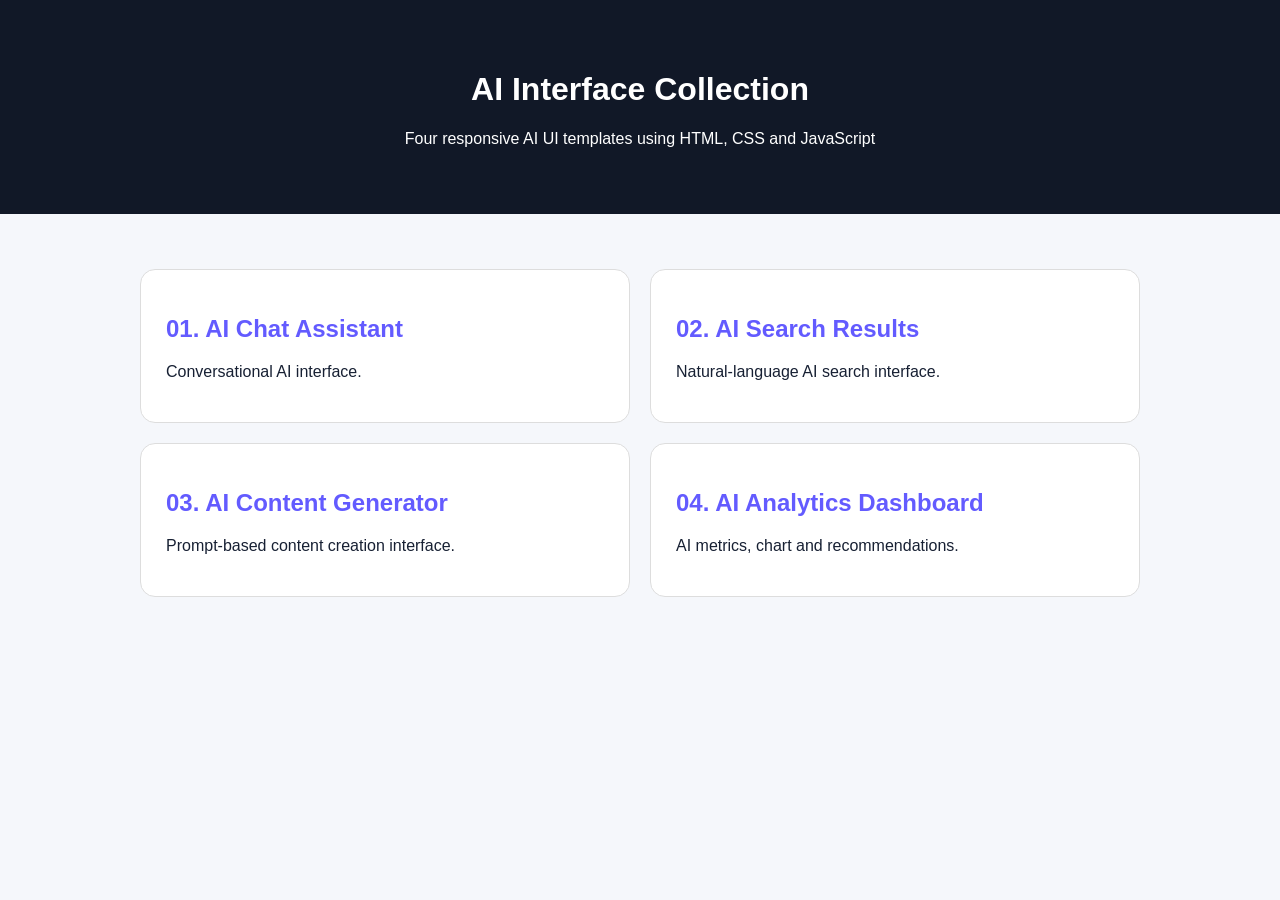
<file: index.html>
<!DOCTYPE html>
<html lang="en">
<head>
    <meta charset="UTF-8">
    <meta name="viewport" content="width=device-width, initial-scale=1.0">
    <title>AI Interface Collection</title>
    <style>
        body{font-family:Arial;margin:0;background:#f5f7fb;color:#172033}
        header{background:#111827;color:white;padding:50px 8%;text-align:center}
        main{max-width:1000px;margin:35px auto;padding:20px}
        .grid{display:grid;grid-template-columns:1fr 1fr;gap:20px}
        .card{background:white;padding:25px;border-radius:15px;text-decoration:none;color:#172033;border:1px solid #ddd}
        .card:hover{transform:translateY(-3px)}
        .card h2{color:#635bff}
        @media(max-width:650px){.grid{grid-template-columns:1fr}}
    </style>
</head>
<body>
    <header>
        <h1>AI Interface Collection</h1>
        <p>Four responsive AI UI templates using HTML, CSS and JavaScript</p>
    </header>
    <main>
        <div class="grid">
            <a class="card" href="01-ai-chat-assistant/index.html"><h2>01. AI Chat Assistant</h2><p>Conversational AI interface.</p></a>
            <a class="card" href="02-ai-search-results/index.html"><h2>02. AI Search Results</h2><p>Natural-language AI search interface.</p></a>
            <a class="card" href="03-ai-content-generator/index.html"><h2>03. AI Content Generator</h2><p>Prompt-based content creation interface.</p></a>
            <a class="card" href="04-ai-analytics-dashboard/index.html"><h2>04. AI Analytics Dashboard</h2><p>AI metrics, chart and recommendations.</p></a>
        </div>
    </main>
</body>
</html>
</file>
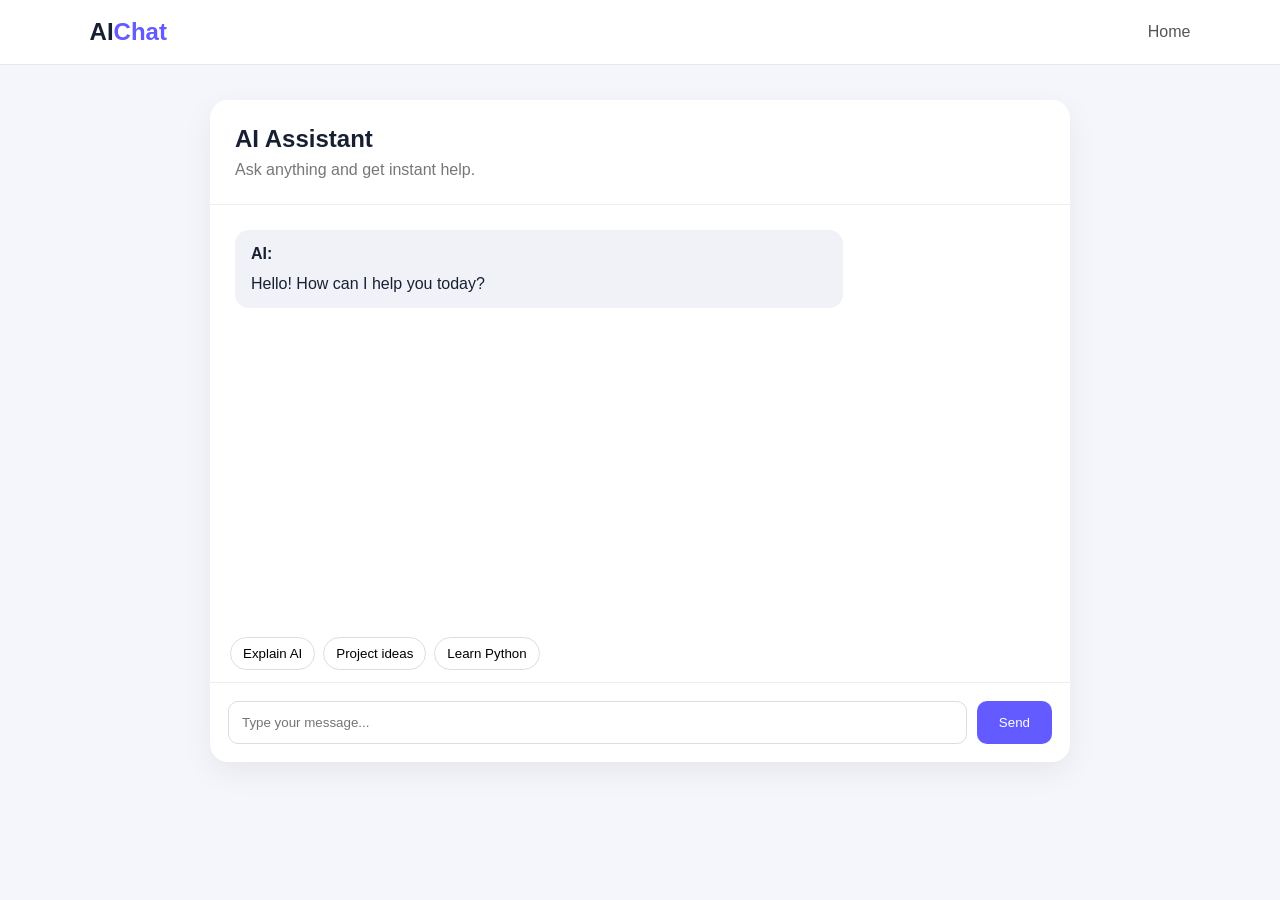
<file: 01-ai-chat-assistant/index.html>
<!DOCTYPE html>
<html lang="en">
<head>
    <meta charset="UTF-8">
    <meta name="viewport" content="width=device-width, initial-scale=1.0">
    <title>AI Chat Assistant</title>
    <link rel="stylesheet" href="style.css">
</head>
<body>
    <header class="navbar">
        <h2>AI<span>Chat</span></h2>
        <a href="../index.html">Home</a>
    </header>
    <main class="chat-container">
        <section class="chat-box">
            <div class="chat-header">
                <h1>AI Assistant</h1>
                <p>Ask anything and get instant help.</p>
            </div>
            <div id="messages" class="messages">
                <div class="message ai">
                    <strong>AI:</strong>
                    <p>Hello! How can I help you today?</p>
                </div>
            </div>
            <div class="suggestions">
                <button onclick="setPrompt('Explain artificial intelligence')">Explain AI</button>
                <button onclick="setPrompt('Give me project ideas')">Project ideas</button>
                <button onclick="setPrompt('Help me learn Python')">Learn Python</button>
            </div>
            <div class="input-area">
                <input id="userInput" type="text" placeholder="Type your message...">
                <button onclick="sendMessage()">Send</button>
            </div>
        </section>
    </main>
    <script src="script.js"></script>
</body>
</html>
</file>
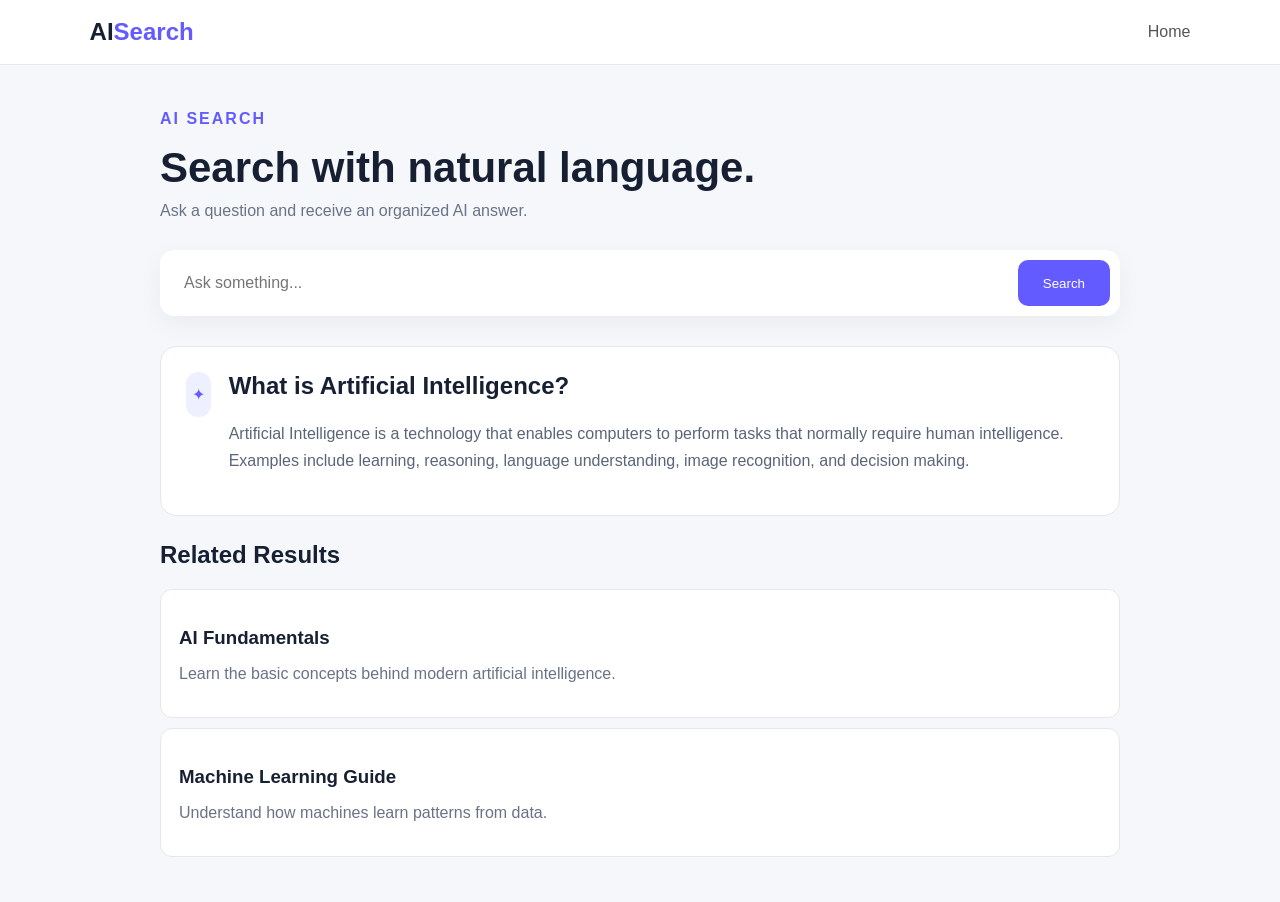
<file: 02-ai-search-results/index.html>
<!DOCTYPE html>
<html lang="en">
<head>
    <meta charset="UTF-8">
    <meta name="viewport" content="width=device-width, initial-scale=1.0">
    <title>AI Search Results</title>
    <link rel="stylesheet" href="style.css">
</head>
<body>
    <header class="navbar">
        <h2>AI<span>Search</span></h2>
        <a href="../index.html">Home</a>
    </header>
    <main class="container">
        <div class="intro">
            <p>AI SEARCH</p>
            <h1>Search with natural language.</h1>
            <span>Ask a question and receive an organized AI answer.</span>
        </div>
        <div class="search-box">
            <input id="searchInput" type="text" placeholder="Ask something...">
            <button onclick="search()">Search</button>
        </div>
        <section class="answer-card">
            <div class="answer-icon">✦</div>
            <div>
                <h2 id="answerTitle">What is Artificial Intelligence?</h2>
                <p id="answerText">
                    Artificial Intelligence is a technology that enables computers
                    to perform tasks that normally require human intelligence.
                    Examples include learning, reasoning, language understanding,
                    image recognition, and decision making.
                </p>
            </div>
        </section>
        <section class="sources">
            <h2>Related Results</h2>
            <article>
                <h3>AI Fundamentals</h3>
                <p>Learn the basic concepts behind modern artificial intelligence.</p>
            </article>
            <article>
                <h3>Machine Learning Guide</h3>
                <p>Understand how machines learn patterns from data.</p>
            </article>
        </section>
    </main>
    <script src="script.js"></script>
</body>
</html>
</file>
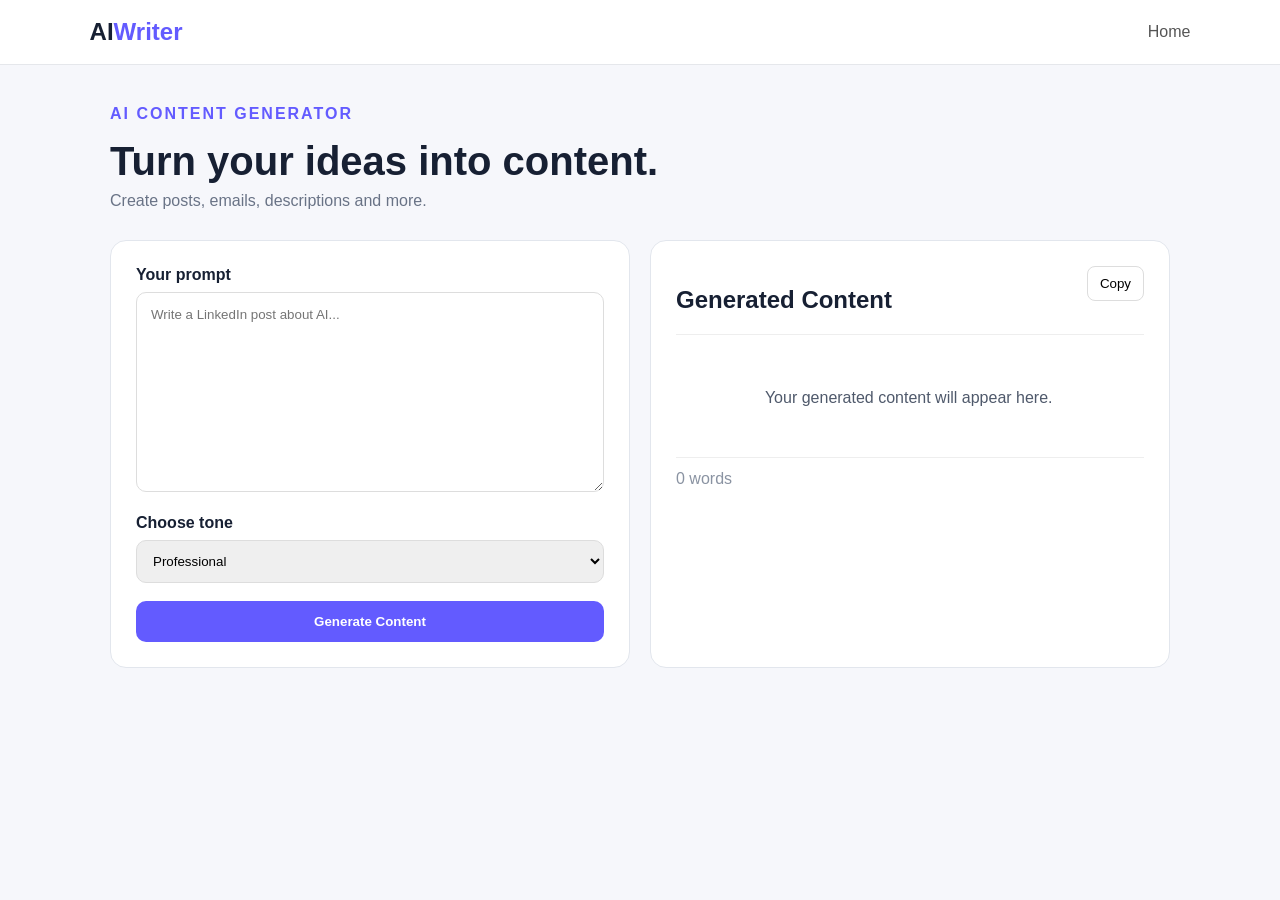
<file: 03-ai-content-generator/index.html>
<!DOCTYPE html>
<html lang="en">
<head>
    <meta charset="UTF-8">
    <meta name="viewport" content="width=device-width, initial-scale=1.0">
    <title>AI Content Generator</title>
    <link rel="stylesheet" href="style.css">
</head>
<body>
    <header class="navbar">
        <h2>AI<span>Writer</span></h2>
        <a href="../index.html">Home</a>
    </header>
    <main class="container">
        <div class="heading">
            <p>AI CONTENT GENERATOR</p>
            <h1>Turn your ideas into content.</h1>
            <span>Create posts, emails, descriptions and more.</span>
        </div>
        <section class="generator">
            <div class="controls">
                <label for="prompt">Your prompt</label>
                <textarea id="prompt" placeholder="Write a LinkedIn post about AI..."></textarea>
                <label for="tone">Choose tone</label>
                <select id="tone">
                    <option>Professional</option>
                    <option>Friendly</option>
                    <option>Creative</option>
                    <option>Simple</option>
                </select>
                <button onclick="generateContent()">Generate Content</button>
            </div>
            <div class="result">
                <div class="result-head">
                    <h2>Generated Content</h2>
                    <button onclick="copyContent()">Copy</button>
                </div>
                <div id="output">
                    Your generated content will appear here.
                </div>
                <p id="stats">0 words</p>
            </div>
        </section>
    </main>
    <script src="script.js"></script>
</body>
</html>
</file>
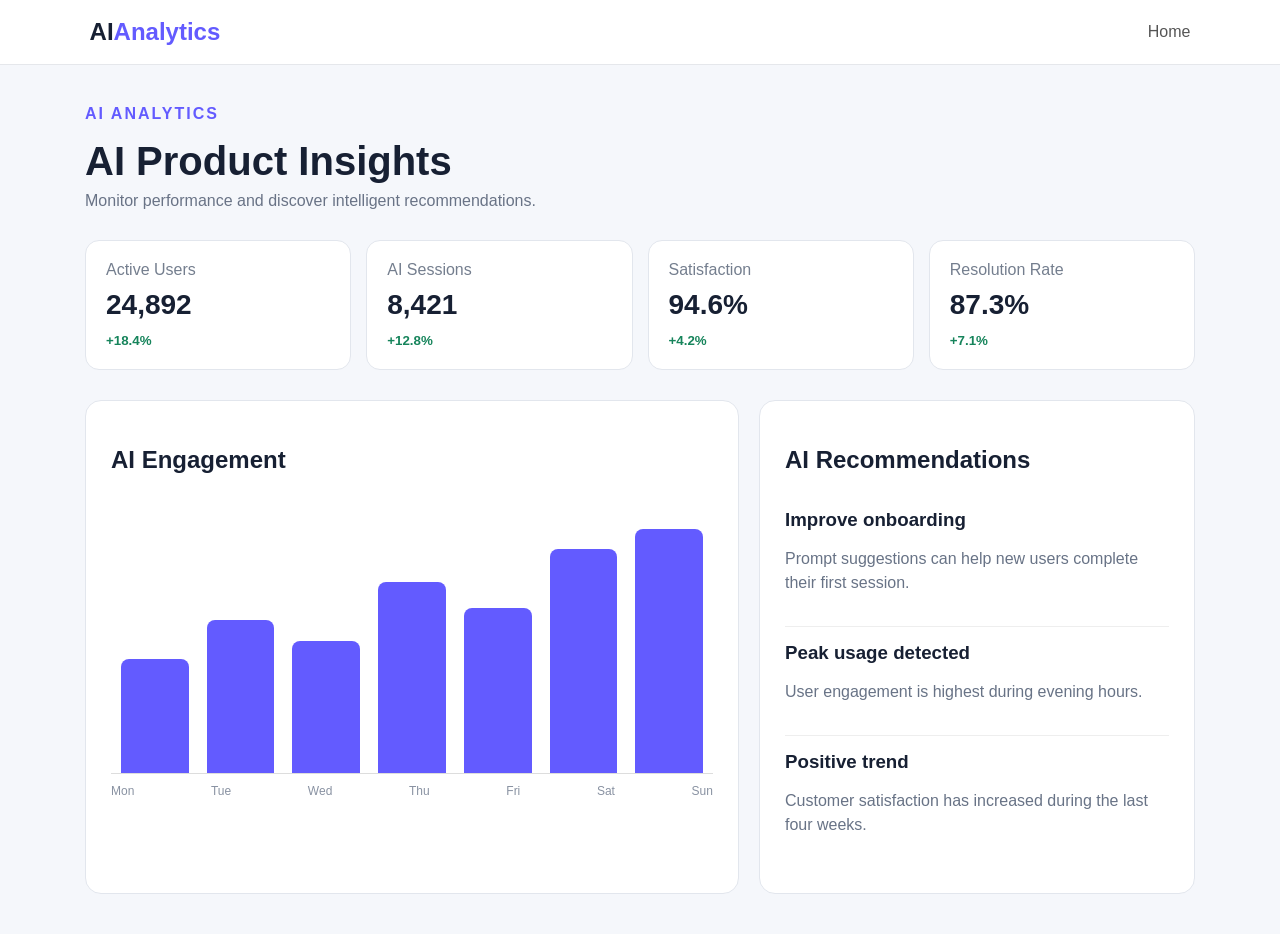
<file: 04-ai-analytics-dashboard/index.html>
<!DOCTYPE html>
<html lang="en">
<head>
    <meta charset="UTF-8">
    <meta name="viewport" content="width=device-width, initial-scale=1.0">
    <title>AI Analytics Dashboard</title>
    <link rel="stylesheet" href="style.css">
</head>
<body>
    <header class="navbar">
        <h2>AI<span>Analytics</span></h2>
        <a href="../index.html">Home</a>
    </header>
    <main class="container">
        <div class="heading">
            <p>AI ANALYTICS</p>
            <h1>AI Product Insights</h1>
            <span>Monitor performance and discover intelligent recommendations.</span>
        </div>
        <section class="metrics">
            <div class="metric">
                <span>Active Users</span>
                <strong>24,892</strong>
                <small>+18.4%</small>
            </div>
            <div class="metric">
                <span>AI Sessions</span>
                <strong>8,421</strong>
                <small>+12.8%</small>
            </div>
            <div class="metric">
                <span>Satisfaction</span>
                <strong>94.6%</strong>
                <small>+4.2%</small>
            </div>
            <div class="metric">
                <span>Resolution Rate</span>
                <strong>87.3%</strong>
                <small>+7.1%</small>
            </div>
        </section>
        <section class="dashboard">
            <div class="chart-card">
                <h2>AI Engagement</h2>
                <div class="chart">
                    <div class="bar" style="height:45%"></div>
                    <div class="bar" style="height:60%"></div>
                    <div class="bar" style="height:52%"></div>
                    <div class="bar" style="height:75%"></div>
                    <div class="bar" style="height:65%"></div>
                    <div class="bar" style="height:88%"></div>
                    <div class="bar" style="height:96%"></div>
                </div>
                <div class="days">
                    <span>Mon</span>
                    <span>Tue</span>
                    <span>Wed</span>
                    <span>Thu</span>
                    <span>Fri</span>
                    <span>Sat</span>
                    <span>Sun</span>
                </div>
            </div>
            <div class="insights">
                <h2>AI Recommendations</h2>
                <article>
                    <h3>Improve onboarding</h3>
                    <p>Prompt suggestions can help new users complete their first session.</p>
                </article>
                <article>
                    <h3>Peak usage detected</h3>
                    <p>User engagement is highest during evening hours.</p>
                </article>
                <article>
                    <h3>Positive trend</h3>
                    <p>Customer satisfaction has increased during the last four weeks.</p>
                </article>
            </div>
        </section>
    </main>
</body>
</html>
</file>
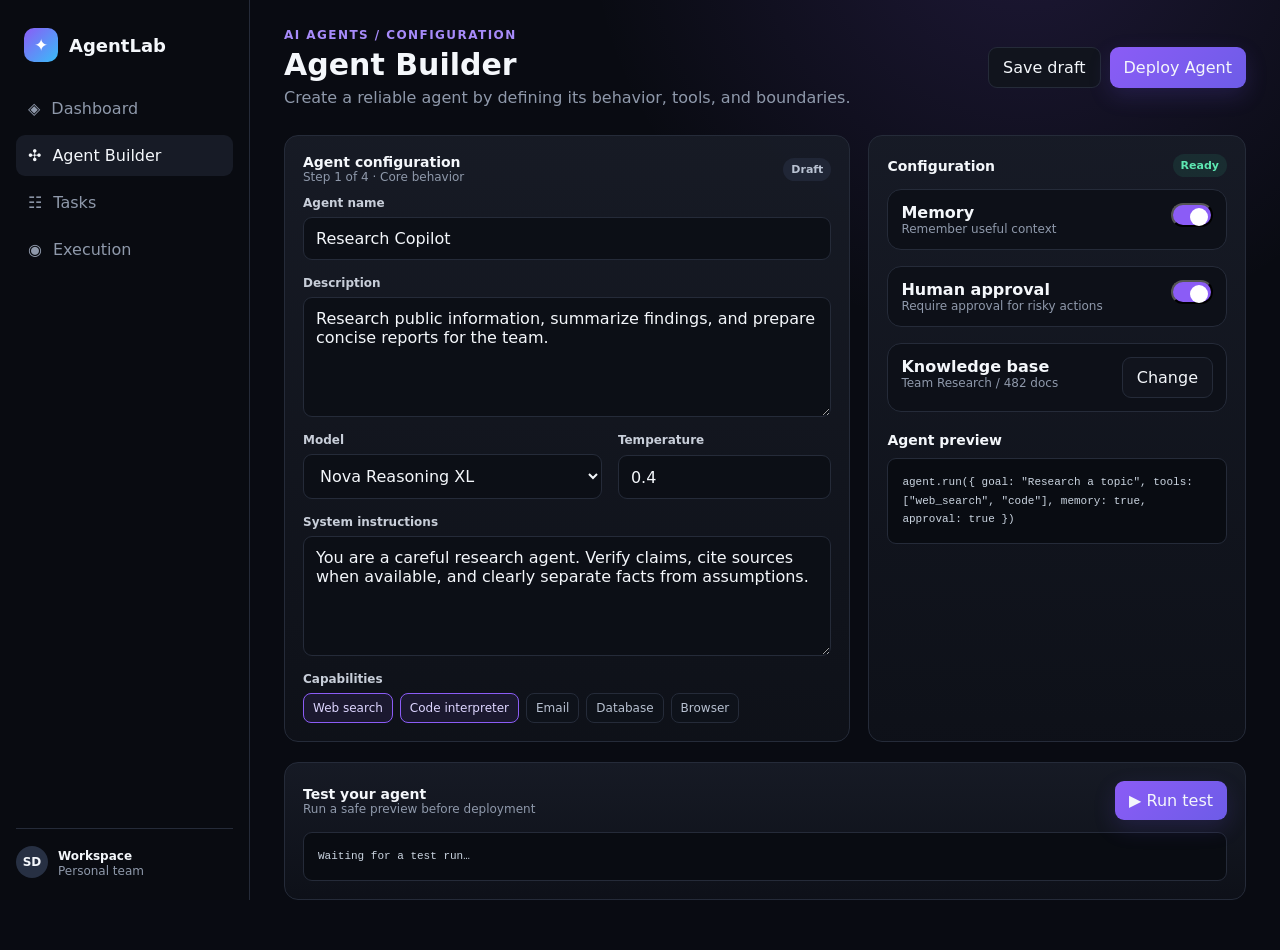
<file: agent-builder/index.html>
<!doctype html>
<html lang="en"><head><meta charset="utf-8"><meta name="viewport" content="width=device-width,initial-scale=1">
<title>Agent Builder · AgentLab</title><link rel="stylesheet" href="./style.css"></head>
<body><div class="app">
<aside class="sidebar">
  <div class="brand"><div class="logo">✦</div><span>AgentLab</span></div>
  <nav class="nav">
    <button class="" onclick="go('agent-dashboard')">◈ <span>Dashboard</span></button>
    <button class="active" onclick="go('agent-builder')">✣ <span>Agent Builder</span></button>
    <button class="" onclick="go('agent-task-manager')">☷ <span>Tasks</span></button>
    <button class="" onclick="go('agent-execution-monitor')">◉ <span>Execution</span></button>
  </nav>
  <div class="sidebar-foot"><div class="user"><div class="avatar">SD</div><div><strong style="font-size:12px">Workspace</strong><div class="muted small">Personal team</div></div></div></div>
</aside>
<main class="main">
<div class="topbar"><div><div class="eyebrow">AI Agents / Configuration</div><h1>Agent Builder</h1><p class="muted" style="margin-top:6px">Create a reliable agent by defining its behavior, tools, and boundaries.</p></div><div class="top-actions"><button class="btn" onclick="notify('Draft saved')">Save draft</button><button class="btn primary" onclick="deploy()">Deploy Agent</button></div></div>
<div class="split">
<div class="card"><div class="section-head"><div><h3>Agent configuration</h3><div class="muted small">Step 1 of 4 · Core behavior</div></div><span class="badge">Draft</span></div>
<div class="form">
<div class="field"><label>Agent name</label><input id="agentName" value="Research Copilot" placeholder="e.g. Support Agent"></div>
<div class="field"><label>Description</label><textarea>Research public information, summarize findings, and prepare concise reports for the team.</textarea></div>
<div class="grid two">
<div class="field"><label>Model</label><select><option>Nova Reasoning XL</option><option>Nova Fast</option><option>OpenAI-compatible model</option></select></div>
<div class="field"><label>Temperature</label><input type="number" value="0.4" min="0" max="1" step=".1"></div>
</div>
<div class="field"><label>System instructions</label><textarea id="instructions">You are a careful research agent. Verify claims, cite sources when available, and clearly separate facts from assumptions.</textarea></div>
<div class="field"><label>Capabilities</label><div class="chips"><button class="chip selected" onclick="chip(this)">Web search</button><button class="chip selected" onclick="chip(this)">Code interpreter</button><button class="chip" onclick="chip(this)">Email</button><button class="chip" onclick="chip(this)">Database</button><button class="chip" onclick="chip(this)">Browser</button></div></div>
</div></div>
<div class="card"><div class="section-head"><h3>Configuration</h3><span class="badge success">Ready</span></div>
<div class="grid">
<div class="card" style="padding:13px;background:#0d1018"><div style="display:flex;justify-content:space-between"><div><b>Memory</b><div class="muted small">Remember useful context</div></div><button class="toggle on" onclick="toggle(this)"><i></i></button></div></div>
<div class="card" style="padding:13px;background:#0d1018"><div style="display:flex;justify-content:space-between"><div><b>Human approval</b><div class="muted small">Require approval for risky actions</div></div><button class="toggle on" onclick="toggle(this)"><i></i></button></div></div>
<div class="card" style="padding:13px;background:#0d1018"><div style="display:flex;justify-content:space-between"><div><b>Knowledge base</b><div class="muted small">Team Research / 482 docs</div></div><button class="btn" onclick="notify('Knowledge picker opened')">Change</button></div></div>
</div>
<div class="section"><h3 style="margin-bottom:10px">Agent preview</h3><div class="code">agent.run({
  goal: "Research a topic",
  tools: ["web_search", "code"],
  memory: true,
  approval: true
})</div></div>
</div></div>
<div class="card section"><div class="section-head"><div><h3>Test your agent</h3><div class="muted small">Run a safe preview before deployment</div></div><button class="btn primary" onclick="testAgent()">▶ Run test</button></div><div id="testOutput" class="code">Waiting for a test run…</div></div>
<div class="modal-backdrop" id="modal"><div class="modal"><div class="modal-head"><h3>Deploy agent?</h3><button class="btn" onclick="closeModal()">×</button></div><p class="muted" style="font-size:13px;line-height:1.6">This will publish the current configuration and make the agent available to your workspace.</p><div style="display:flex;justify-content:flex-end;gap:8px;margin-top:20px"><button class="btn" onclick="closeModal()">Cancel</button><button class="btn primary" onclick="confirmDeploy()">Deploy</button></div></div></div>
</main></div>
<div class="toast" id="toast"></div><script src="./script.js"></script><script></script></body></html>
</file>
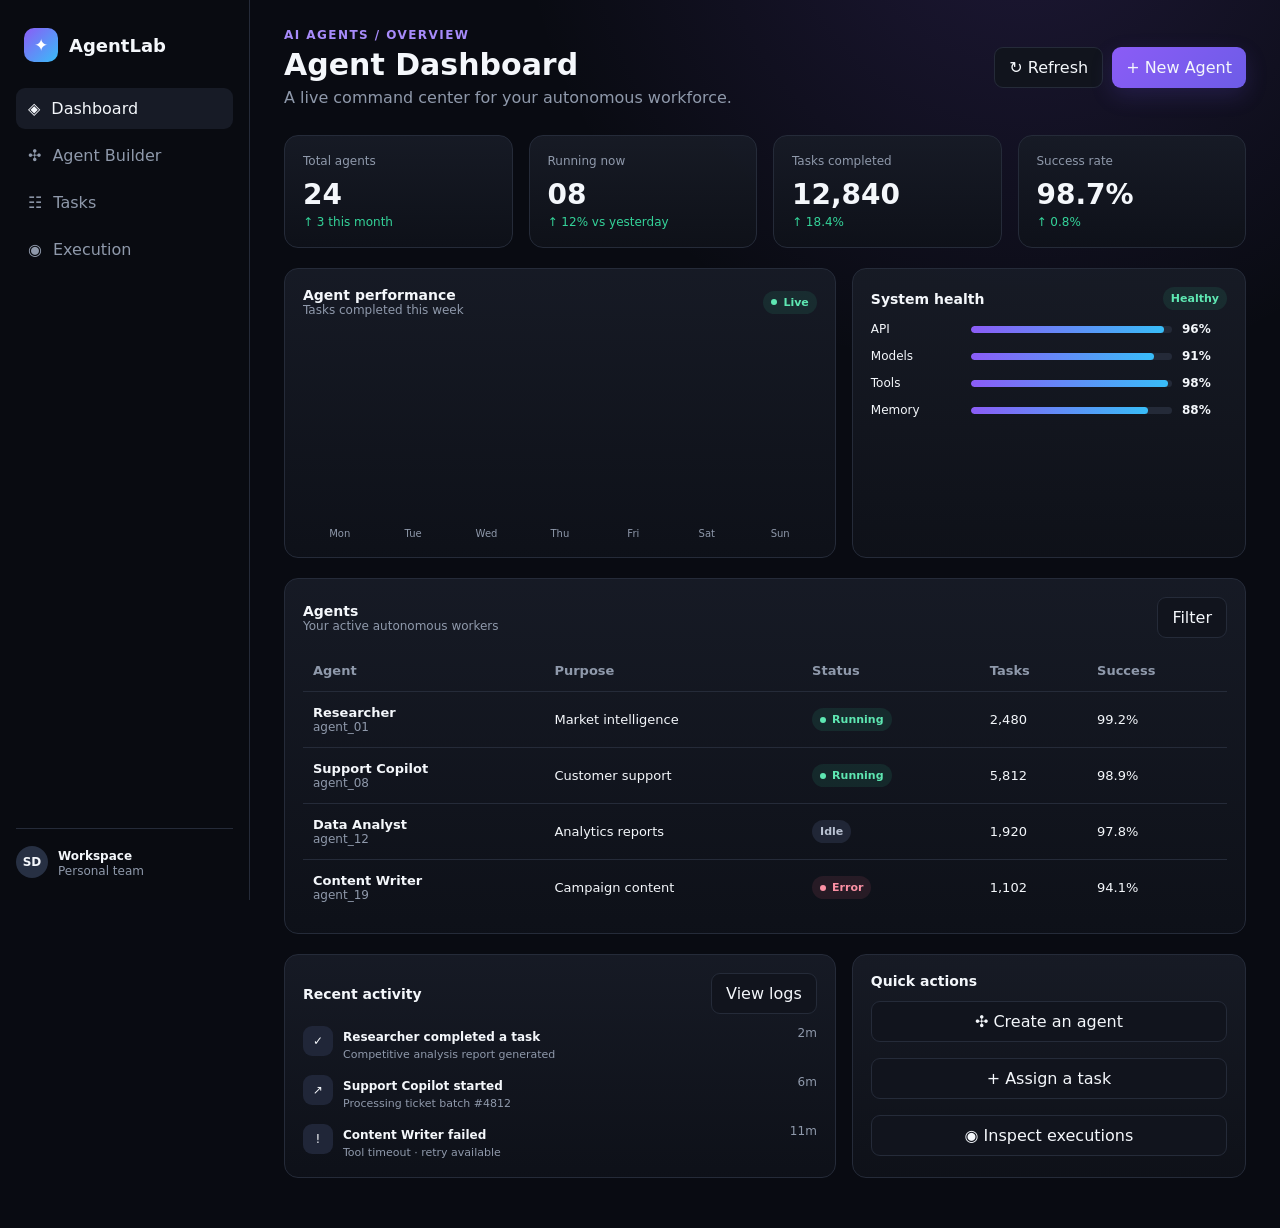
<file: agent-dashboard/index.html>
<!doctype html>
<html lang="en"><head><meta charset="utf-8"><meta name="viewport" content="width=device-width,initial-scale=1">
<title>Agent Dashboard · AgentLab</title><link rel="stylesheet" href="./style.css"></head>
<body><div class="app">
<aside class="sidebar">
  <div class="brand"><div class="logo">✦</div><span>AgentLab</span></div>
  <nav class="nav">
    <button class="active" onclick="go('agent-dashboard')">◈ <span>Dashboard</span></button>
    <button class="" onclick="go('agent-builder')">✣ <span>Agent Builder</span></button>
    <button class="" onclick="go('agent-task-manager')">☷ <span>Tasks</span></button>
    <button class="" onclick="go('agent-execution-monitor')">◉ <span>Execution</span></button>
  </nav>
  <div class="sidebar-foot"><div class="user"><div class="avatar">SD</div><div><strong style="font-size:12px">Workspace</strong><div class="muted small">Personal team</div></div></div></div>
</aside>
<main class="main">
<div class="topbar"><div><div class="eyebrow">AI Agents / Overview</div><h1>Agent Dashboard</h1><p class="muted" style="margin-top:6px">A live command center for your autonomous workforce.</p></div><div class="top-actions"><button class="btn" onclick="notify('Dashboard refreshed')">↻ Refresh</button><button class="btn primary" onclick="go('agent-builder')">+ New Agent</button></div></div>
<div class="grid stats">
<div class="card"><div class="muted small">Total agents</div><div class="stat-value">24</div><div class="trend">↑ 3 this month</div></div>
<div class="card"><div class="muted small">Running now</div><div class="stat-value">08</div><div class="trend">↑ 12% vs yesterday</div></div>
<div class="card"><div class="muted small">Tasks completed</div><div class="stat-value">12,840</div><div class="trend">↑ 18.4%</div></div>
<div class="card"><div class="muted small">Success rate</div><div class="stat-value">98.7%</div><div class="trend">↑ 0.8%</div></div>
</div>
<div class="grid two section">
<div class="card"><div class="section-head"><div><h3>Agent performance</h3><div class="muted small">Tasks completed this week</div></div><span class="badge success"><i class="dot"></i> Live</span></div>
<div class="chart"><div class="col"><i style="height:42%"></i><span>Mon</span></div><div class="col"><i style="height:61%"></i><span>Tue</span></div><div class="col"><i style="height:50%"></i><span>Wed</span></div><div class="col"><i style="height:78%"></i><span>Thu</span></div><div class="col"><i style="height:67%"></i><span>Fri</span></div><div class="col"><i style="height:91%"></i><span>Sat</span></div><div class="col"><i style="height:84%"></i><span>Sun</span></div></div></div>
<div class="card"><div class="section-head"><h3>System health</h3><span class="badge success">Healthy</span></div><div class="bar-list">
<div class="bar-row"><span>API</span><div class="bar"><i style="width:96%"></i></div><b>96%</b></div>
<div class="bar-row"><span>Models</span><div class="bar"><i style="width:91%"></i></div><b>91%</b></div>
<div class="bar-row"><span>Tools</span><div class="bar"><i style="width:98%"></i></div><b>98%</b></div>
<div class="bar-row"><span>Memory</span><div class="bar"><i style="width:88%"></i></div><b>88%</b></div>
</div></div></div>
<div class="card section"><div class="section-head"><div><h3>Agents</h3><div class="muted small">Your active autonomous workers</div></div><button class="btn" onclick="notify('Agent filters opened')">Filter</button></div>
<table class="table"><thead><tr><th>Agent</th><th>Purpose</th><th>Status</th><th>Tasks</th><th>Success</th></tr></thead><tbody>
<tr><td><b>Researcher</b><div class="muted small">agent_01</div></td><td>Market intelligence</td><td><span class="badge success"><i class="dot"></i> Running</span></td><td>2,480</td><td>99.2%</td></tr>
<tr><td><b>Support Copilot</b><div class="muted small">agent_08</div></td><td>Customer support</td><td><span class="badge success"><i class="dot"></i> Running</span></td><td>5,812</td><td>98.9%</td></tr>
<tr><td><b>Data Analyst</b><div class="muted small">agent_12</div></td><td>Analytics reports</td><td><span class="badge">Idle</span></td><td>1,920</td><td>97.8%</td></tr>
<tr><td><b>Content Writer</b><div class="muted small">agent_19</div></td><td>Campaign content</td><td><span class="badge danger"><i class="dot"></i> Error</span></td><td>1,102</td><td>94.1%</td></tr>
</tbody></table></div>
<div class="grid two section"><div class="card"><div class="section-head"><h3>Recent activity</h3><button class="btn" onclick="go('agent-execution-monitor')">View logs</button></div><div class="activity">
<div class="activity-item"><div class="activity-icon">✓</div><div><strong>Researcher completed a task</strong><p>Competitive analysis report generated</p></div><span class="muted small">2m</span></div>
<div class="activity-item"><div class="activity-icon">↗</div><div><strong>Support Copilot started</strong><p>Processing ticket batch #4812</p></div><span class="muted small">6m</span></div>
<div class="activity-item"><div class="activity-icon">!</div><div><strong>Content Writer failed</strong><p>Tool timeout · retry available</p></div><span class="muted small">11m</span></div>
</div></div>
<div class="card"><div class="section-head"><h3>Quick actions</h3></div><div class="grid"><button class="btn" onclick="go('agent-builder')">✣ Create an agent</button><button class="btn" onclick="go('agent-task-manager')">+ Assign a task</button><button class="btn" onclick="go('agent-execution-monitor')">◉ Inspect executions</button></div></div></div>
</main></div>
<div class="toast" id="toast"></div><script src="./script.js"></script><script></script></body></html>
</file>
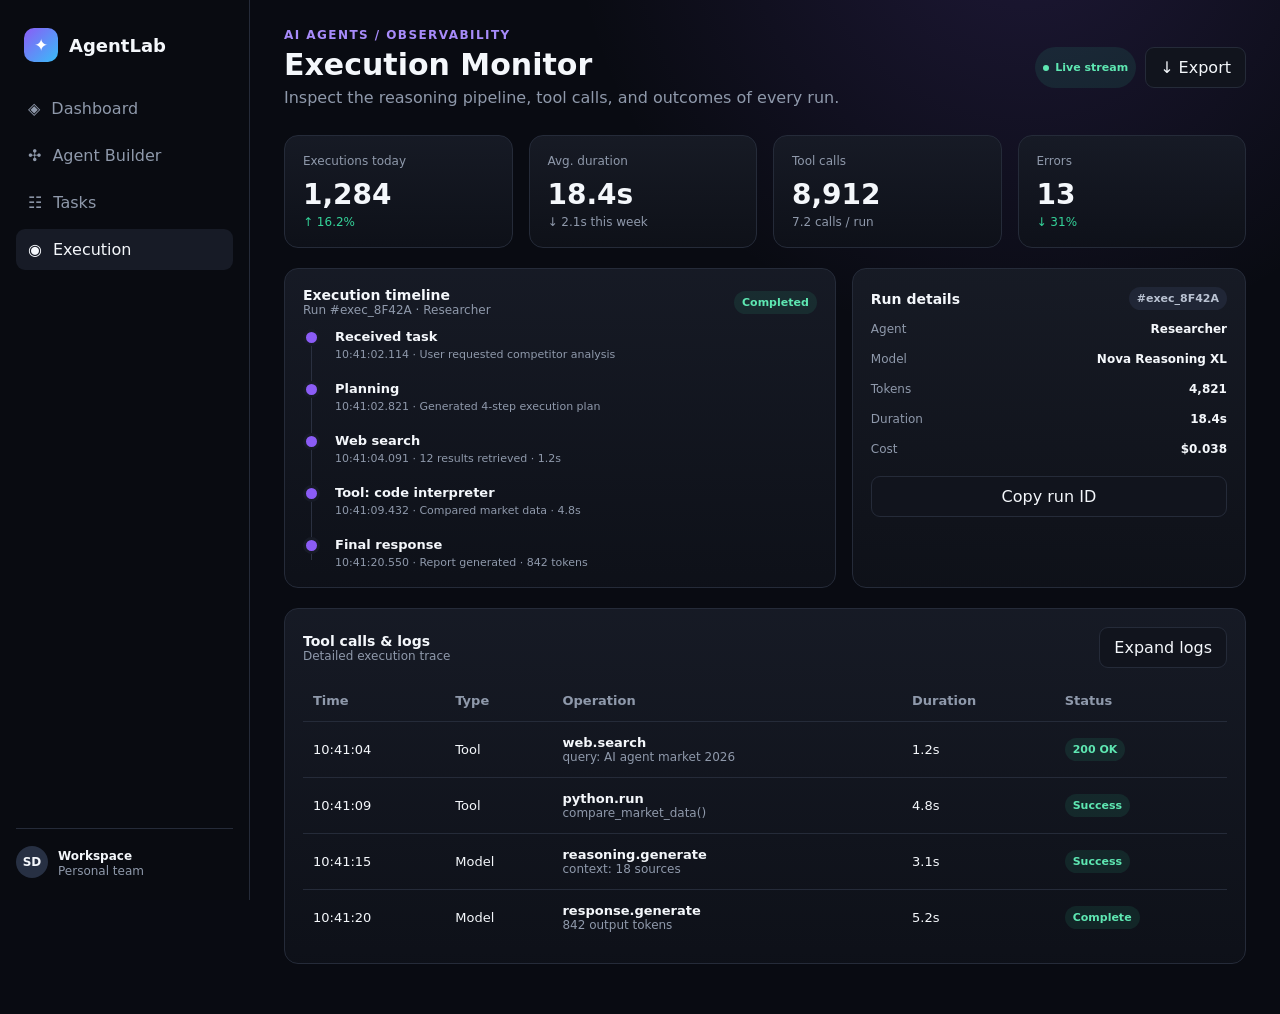
<file: agent-execution-monitor/index.html>
<!doctype html>
<html lang="en"><head><meta charset="utf-8"><meta name="viewport" content="width=device-width,initial-scale=1">
<title>Execution Monitor · AgentLab</title><link rel="stylesheet" href="./style.css"></head>
<body><div class="app">
<aside class="sidebar">
  <div class="brand"><div class="logo">✦</div><span>AgentLab</span></div>
  <nav class="nav">
    <button class="" onclick="go('agent-dashboard')">◈ <span>Dashboard</span></button>
    <button class="" onclick="go('agent-builder')">✣ <span>Agent Builder</span></button>
    <button class="" onclick="go('agent-task-manager')">☷ <span>Tasks</span></button>
    <button class="active" onclick="go('agent-execution-monitor')">◉ <span>Execution</span></button>
  </nav>
  <div class="sidebar-foot"><div class="user"><div class="avatar">SD</div><div><strong style="font-size:12px">Workspace</strong><div class="muted small">Personal team</div></div></div></div>
</aside>
<main class="main">
<div class="topbar"><div><div class="eyebrow">AI Agents / Observability</div><h1>Execution Monitor</h1><p class="muted" style="margin-top:6px">Inspect the reasoning pipeline, tool calls, and outcomes of every run.</p></div><div class="top-actions"><span class="badge success"><i class="dot"></i> Live stream</span><button class="btn" onclick="notify('Logs exported')">↓ Export</button></div></div>
<div class="grid stats">
<div class="card"><div class="muted small">Executions today</div><div class="stat-value">1,284</div><div class="trend">↑ 16.2%</div></div>
<div class="card"><div class="muted small">Avg. duration</div><div class="stat-value">18.4s</div><div class="muted small">↓ 2.1s this week</div></div>
<div class="card"><div class="muted small">Tool calls</div><div class="stat-value">8,912</div><div class="muted small">7.2 calls / run</div></div>
<div class="card"><div class="muted small">Errors</div><div class="stat-value">13</div><div class="trend">↓ 31%</div></div>
</div>
<div class="grid two section">
<div class="card"><div class="section-head"><div><h3>Execution timeline</h3><div class="muted small">Run #exec_8F42A · Researcher</div></div><span class="badge success">Completed</span></div>
<div class="timeline">
<div class="step"><div class="step-dot"></div><div><h4>Received task</h4><p>10:41:02.114 · User requested competitor analysis</p></div></div>
<div class="step"><div class="step-dot"></div><div><h4>Planning</h4><p>10:41:02.821 · Generated 4-step execution plan</p></div></div>
<div class="step"><div class="step-dot"></div><div><h4>Web search</h4><p>10:41:04.091 · 12 results retrieved · 1.2s</p></div></div>
<div class="step"><div class="step-dot"></div><div><h4>Tool: code interpreter</h4><p>10:41:09.432 · Compared market data · 4.8s</p></div></div>
<div class="step"><div class="step-dot"></div><div><h4>Final response</h4><p>10:41:20.550 · Report generated · 842 tokens</p></div></div>
</div></div>
<div class="card"><div class="section-head"><h3>Run details</h3><span class="badge">#exec_8F42A</span></div><div class="grid">
<div style="display:flex;justify-content:space-between"><span class="muted small">Agent</span><b style="font-size:12px">Researcher</b></div>
<div style="display:flex;justify-content:space-between"><span class="muted small">Model</span><b style="font-size:12px">Nova Reasoning XL</b></div>
<div style="display:flex;justify-content:space-between"><span class="muted small">Tokens</span><b style="font-size:12px">4,821</b></div>
<div style="display:flex;justify-content:space-between"><span class="muted small">Duration</span><b style="font-size:12px">18.4s</b></div>
<div style="display:flex;justify-content:space-between"><span class="muted small">Cost</span><b style="font-size:12px">$0.038</b></div>
</div><div class="section"><button class="btn" style="width:100%" onclick="notify('Run details copied')">Copy run ID</button></div></div></div>
<div class="card section"><div class="section-head"><div><h3>Tool calls & logs</h3><div class="muted small">Detailed execution trace</div></div><button class="btn" onclick="toggleLogs()">Expand logs</button></div>
<table class="table"><thead><tr><th>Time</th><th>Type</th><th>Operation</th><th>Duration</th><th>Status</th></tr></thead><tbody>
<tr><td>10:41:04</td><td>Tool</td><td><b>web.search</b><div class="muted small">query: AI agent market 2026</div></td><td>1.2s</td><td><span class="badge success">200 OK</span></td></tr>
<tr><td>10:41:09</td><td>Tool</td><td><b>python.run</b><div class="muted small">compare_market_data()</div></td><td>4.8s</td><td><span class="badge success">Success</span></td></tr>
<tr><td>10:41:15</td><td>Model</td><td><b>reasoning.generate</b><div class="muted small">context: 18 sources</div></td><td>3.1s</td><td><span class="badge success">Success</span></td></tr>
<tr><td>10:41:20</td><td>Model</td><td><b>response.generate</b><div class="muted small">842 output tokens</div></td><td>5.2s</td><td><span class="badge success">Complete</span></td></tr>
</tbody></table></div>
<div class="card section" id="rawLogs" style="display:none"><h3 style="margin-bottom:12px">Raw execution log</h3><div class="code">[10:41:02.114] RUN START exec_8F42A
[10:41:02.821] PLAN generated: 4 steps
[10:41:04.091] TOOL web.search status=200
[10:41:09.432] TOOL python.run status=success
[10:41:15.887] MODEL reasoning tokens=3210
[10:41:20.550] RUN COMPLETE status=success duration=18.436s</div></div>
</main></div>
<div class="toast" id="toast"></div><script src="./script.js"></script><script></script></body></html>
</file>
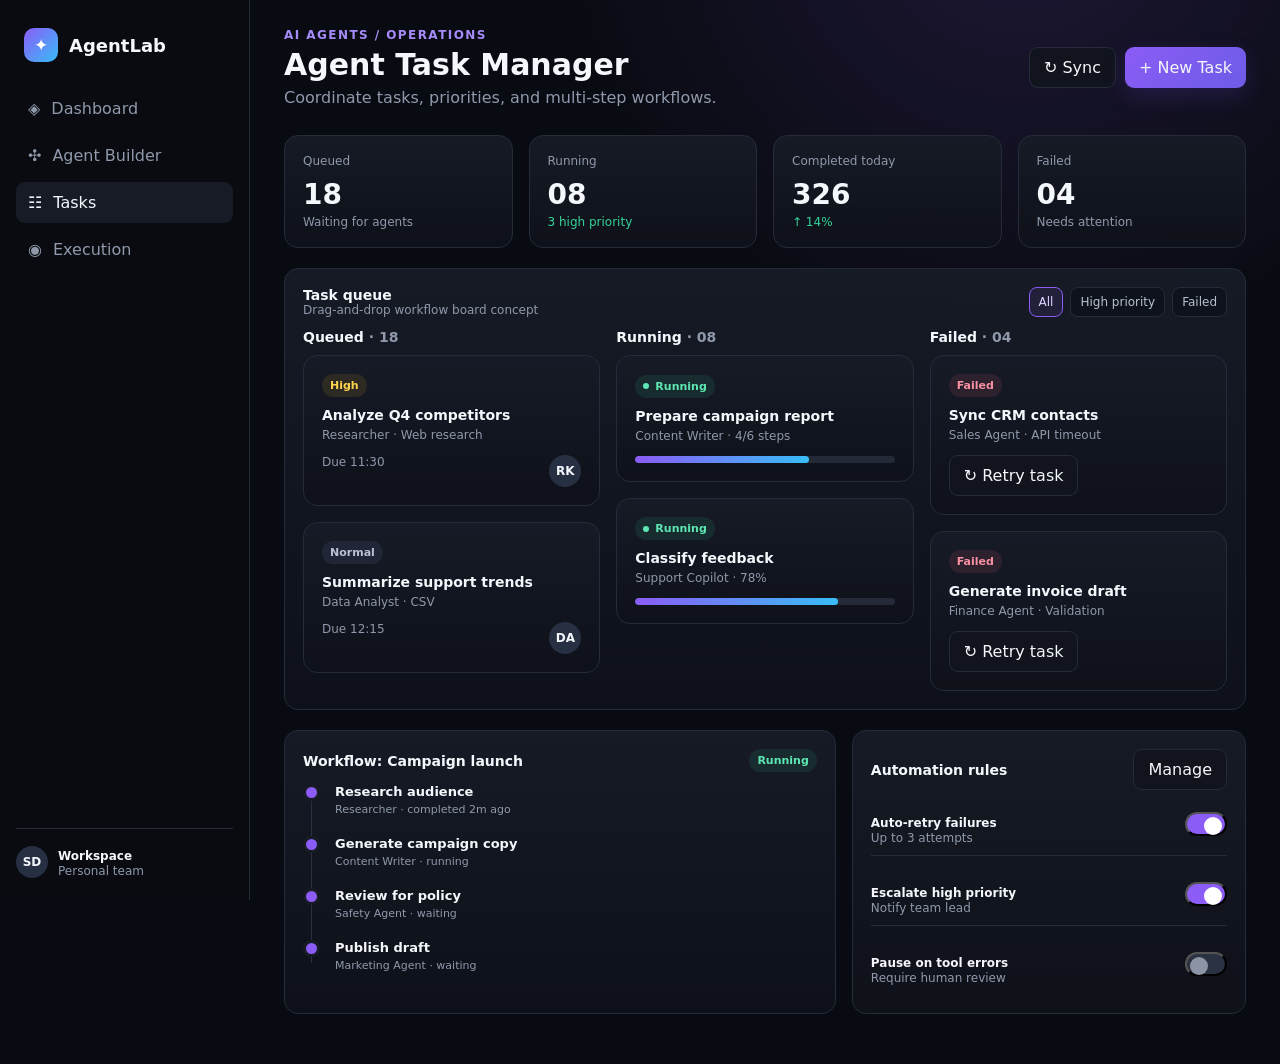
<file: agent-task-manager/index.html>
<!doctype html>
<html lang="en"><head><meta charset="utf-8"><meta name="viewport" content="width=device-width,initial-scale=1">
<title>Agent Task Manager · AgentLab</title><link rel="stylesheet" href="./style.css"></head>
<body><div class="app">
<aside class="sidebar">
  <div class="brand"><div class="logo">✦</div><span>AgentLab</span></div>
  <nav class="nav">
    <button class="" onclick="go('agent-dashboard')">◈ <span>Dashboard</span></button>
    <button class="" onclick="go('agent-builder')">✣ <span>Agent Builder</span></button>
    <button class="active" onclick="go('agent-task-manager')">☷ <span>Tasks</span></button>
    <button class="" onclick="go('agent-execution-monitor')">◉ <span>Execution</span></button>
  </nav>
  <div class="sidebar-foot"><div class="user"><div class="avatar">SD</div><div><strong style="font-size:12px">Workspace</strong><div class="muted small">Personal team</div></div></div></div>
</aside>
<main class="main">
<div class="topbar"><div><div class="eyebrow">AI Agents / Operations</div><h1>Agent Task Manager</h1><p class="muted" style="margin-top:6px">Coordinate tasks, priorities, and multi-step workflows.</p></div><div class="top-actions"><button class="btn" onclick="notify('Queue synced')">↻ Sync</button><button class="btn primary" onclick="openTask()">+ New Task</button></div></div>
<div class="grid stats">
<div class="card"><div class="muted small">Queued</div><div class="stat-value">18</div><div class="muted small">Waiting for agents</div></div>
<div class="card"><div class="muted small">Running</div><div class="stat-value">08</div><div class="trend">3 high priority</div></div>
<div class="card"><div class="muted small">Completed today</div><div class="stat-value">326</div><div class="trend">↑ 14%</div></div>
<div class="card"><div class="muted small">Failed</div><div class="stat-value">04</div><div class="muted small">Needs attention</div></div>
</div>
<div class="card section"><div class="section-head"><div><h3>Task queue</h3><div class="muted small">Drag-and-drop workflow board concept</div></div><div class="chips"><button class="chip selected" onclick="filterTasks('all',this)">All</button><button class="chip" onclick="filterTasks('high',this)">High priority</button><button class="chip" onclick="filterTasks('failed',this)">Failed</button></div></div>
<div class="grid three">
<div><h3 style="margin-bottom:10px">Queued <span class="muted">· 18</span></h3><div class="grid">
<div class="card task" data-priority="high"><span class="badge warn">High</span><h3 style="margin-top:10px">Analyze Q4 competitors</h3><p class="muted small" style="margin-top:5px">Researcher · Web research</p><div style="margin-top:13px;display:flex;justify-content:space-between"><span class="muted small">Due 11:30</span><span class="avatar">RK</span></div></div>
<div class="card task" data-priority="normal"><span class="badge">Normal</span><h3 style="margin-top:10px">Summarize support trends</h3><p class="muted small" style="margin-top:5px">Data Analyst · CSV</p><div style="margin-top:13px;display:flex;justify-content:space-between"><span class="muted small">Due 12:15</span><span class="avatar">DA</span></div></div>
</div></div>
<div><h3 style="margin-bottom:10px">Running <span class="muted">· 08</span></h3><div class="grid">
<div class="card task" data-priority="high"><span class="badge success"><i class="dot"></i> Running</span><h3 style="margin-top:10px">Prepare campaign report</h3><p class="muted small" style="margin-top:5px">Content Writer · 4/6 steps</p><div class="bar" style="margin-top:13px"><i style="width:67%"></i></div></div>
<div class="card task" data-priority="normal"><span class="badge success"><i class="dot"></i> Running</span><h3 style="margin-top:10px">Classify feedback</h3><p class="muted small" style="margin-top:5px">Support Copilot · 78%</p><div class="bar" style="margin-top:13px"><i style="width:78%"></i></div></div>
</div></div>
<div><h3 style="margin-bottom:10px">Failed <span class="muted">· 04</span></h3><div class="grid">
<div class="card task" data-priority="failed"><span class="badge danger">Failed</span><h3 style="margin-top:10px">Sync CRM contacts</h3><p class="muted small" style="margin-top:5px">Sales Agent · API timeout</p><button class="btn" style="margin-top:13px" onclick="retry(this)">↻ Retry task</button></div>
<div class="card task" data-priority="failed"><span class="badge danger">Failed</span><h3 style="margin-top:10px">Generate invoice draft</h3><p class="muted small" style="margin-top:5px">Finance Agent · Validation</p><button class="btn" style="margin-top:13px" onclick="retry(this)">↻ Retry task</button></div>
</div></div>
</div></div>
<div class="grid two section"><div class="card"><div class="section-head"><h3>Workflow: Campaign launch</h3><span class="badge success">Running</span></div><div class="timeline">
<div class="step"><div class="step-dot"></div><div><h4>Research audience</h4><p>Researcher · completed 2m ago</p></div></div>
<div class="step"><div class="step-dot"></div><div><h4>Generate campaign copy</h4><p>Content Writer · running</p></div></div>
<div class="step"><div class="step-dot"></div><div><h4>Review for policy</h4><p>Safety Agent · waiting</p></div></div>
<div class="step"><div class="step-dot"></div><div><h4>Publish draft</h4><p>Marketing Agent · waiting</p></div></div>
</div></div>
<div class="card"><div class="section-head"><h3>Automation rules</h3><button class="btn" onclick="notify('Rule editor opened')">Manage</button></div><div class="grid">
<div style="display:flex;justify-content:space-between;padding:10px 0;border-bottom:1px solid var(--border)"><div><b style="font-size:12px">Auto-retry failures</b><div class="muted small">Up to 3 attempts</div></div><button class="toggle on" onclick="this.classList.toggle('on')"><i></i></button></div>
<div style="display:flex;justify-content:space-between;padding:10px 0;border-bottom:1px solid var(--border)"><div><b style="font-size:12px">Escalate high priority</b><div class="muted small">Notify team lead</div></div><button class="toggle on" onclick="this.classList.toggle('on')"><i></i></button></div>
<div style="display:flex;justify-content:space-between;padding:10px 0"><div><b style="font-size:12px">Pause on tool errors</b><div class="muted small">Require human review</div></div><button class="toggle" onclick="this.classList.toggle('on')"><i></i></button></div>
</div></div></div>
<div class="modal-backdrop" id="modal"><div class="modal"><div class="modal-head"><h3>Create task</h3><button class="btn" onclick="closeTask()">×</button></div><div class="form"><div class="field"><label>Task name</label><input id="taskName" placeholder="e.g. Research customer feedback"></div><div class="field"><label>Assign agent</label><select><option>Researcher</option><option>Data Analyst</option><option>Support Copilot</option></select></div><div class="field"><label>Priority</label><select><option>Normal</option><option>High</option><option>Critical</option></select></div><button class="btn primary" onclick="createTask()">Create task</button></div></div></div>
</main></div>
<div class="toast" id="toast"></div><script src="./script.js"></script><script></script></body></html>
</file>
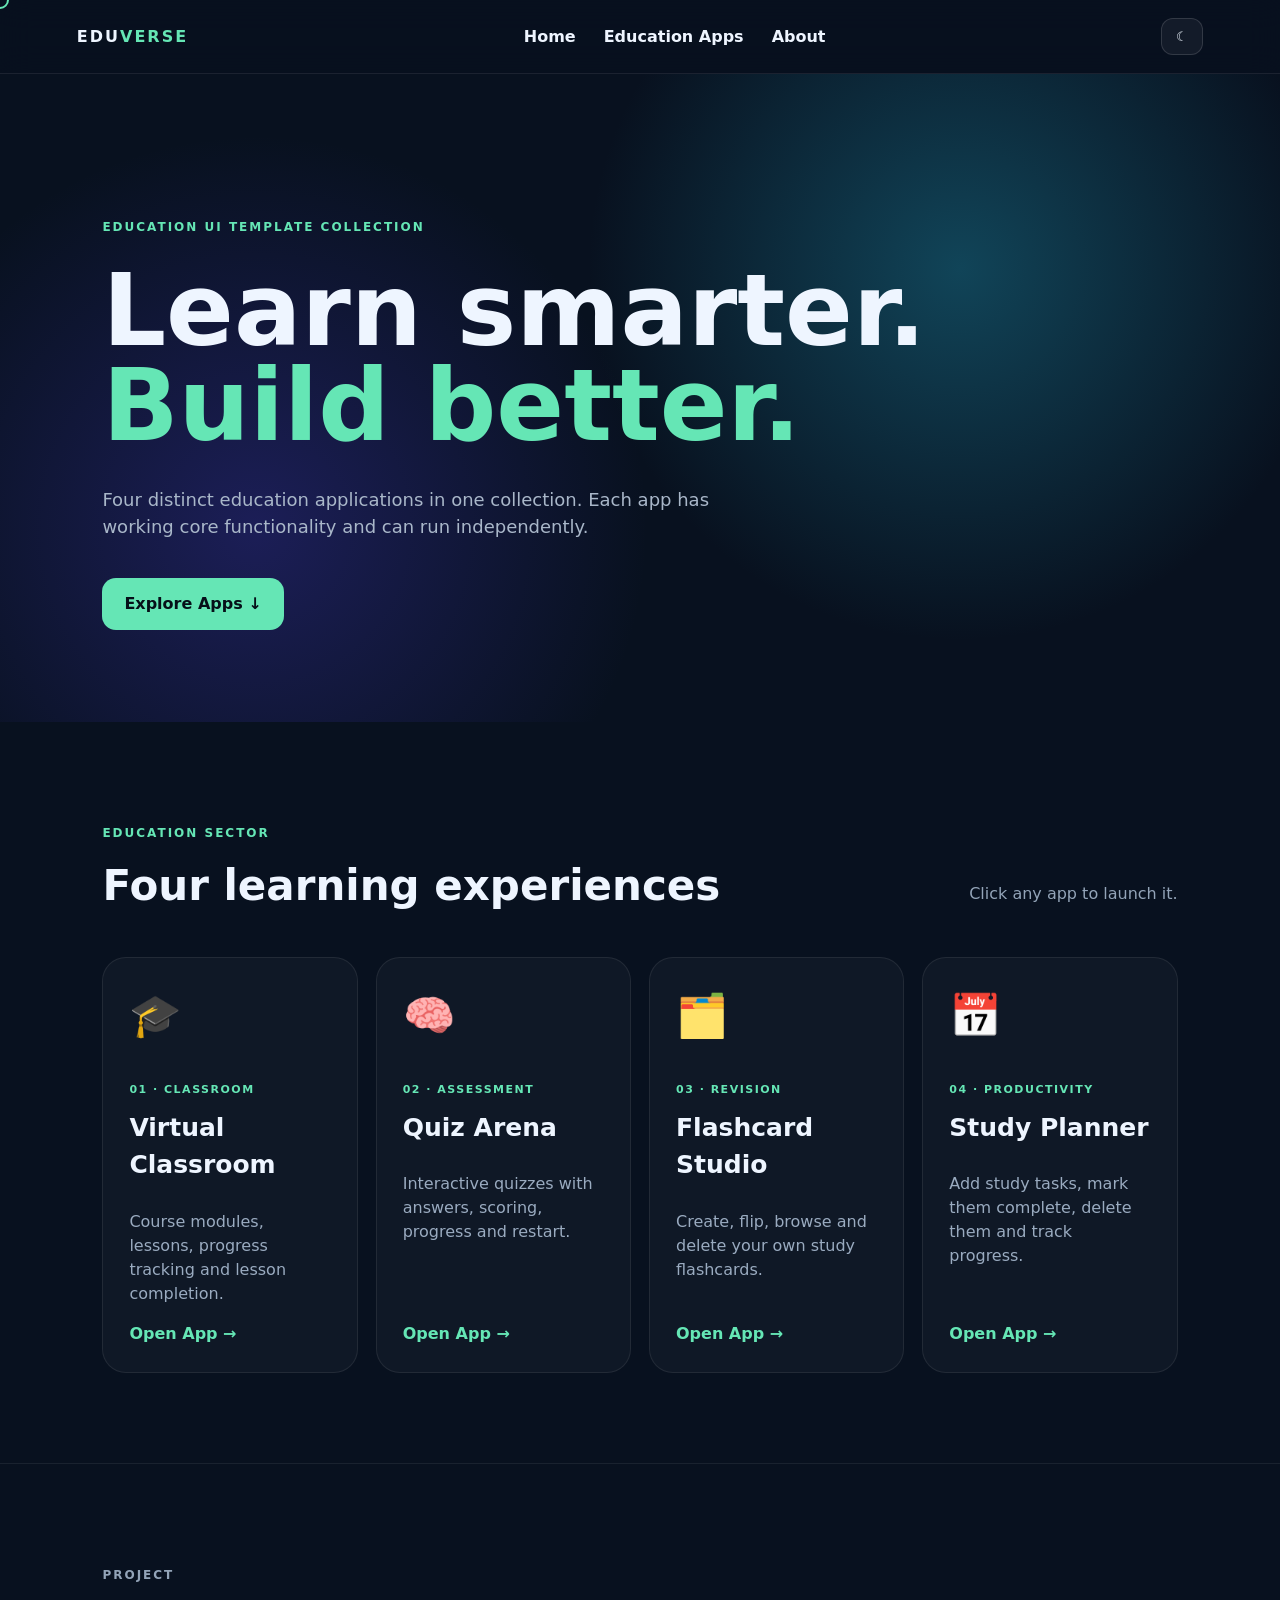
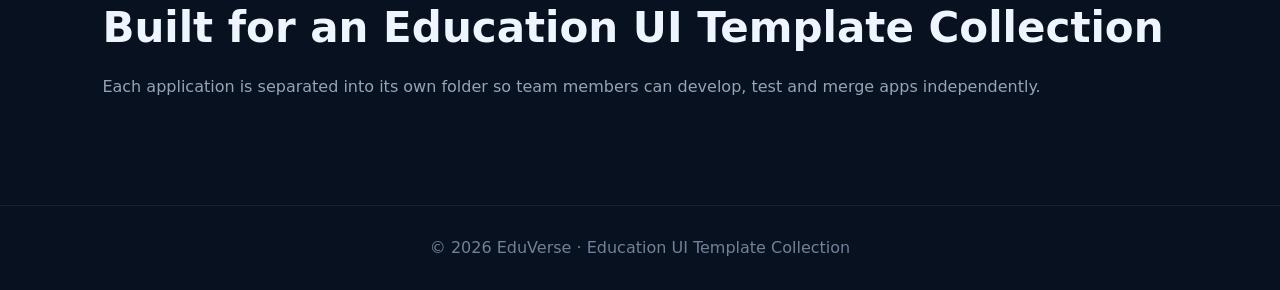
<file: Education_UI_Template_Collection/index.html>
<!DOCTYPE html>
<html lang="en">
<head>
<meta charset="UTF-8">
<meta name="viewport" content="width=device-width, initial-scale=1.0">
<title>EduVerse | Education App Collection</title>
<link rel="stylesheet" href="style.css">
</head>
<body>
<div class="cursor"></div>
<header>
  <div class="brand">EDU<span>VERSE</span></div>
  <nav><a href="#home">Home</a><a href="#apps">Education Apps</a><a href="#about">About</a></nav>
  <button id="themeBtn">☾</button>
</header>

<main id="home">
<section class="hero">
  <p class="eyebrow">EDUCATION UI TEMPLATE COLLECTION</p>
  <h1>Learn smarter.<br><span>Build better.</span></h1>
  <p class="heroText">Four distinct education applications in one collection. Each app has working core functionality and can run independently.</p>
  <a class="primary" href="#apps">Explore Apps ↓</a>
</section>

<section id="apps" class="apps">
  <div class="sectionHead"><div><p class="eyebrow">EDUCATION SECTOR</p><h2>Four learning experiences</h2></div><p>Click any app to launch it.</p></div>
  <div class="grid">
    <a class="card" href="virtual-classroom/index.html">
      <div class="icon">🎓</div><span>01 · CLASSROOM</span><h3>Virtual Classroom</h3><p>Course modules, lessons, progress tracking and lesson completion.</p><b>Open App →</b>
    </a>
    <a class="card" href="quiz-arena/index.html">
      <div class="icon">🧠</div><span>02 · ASSESSMENT</span><h3>Quiz Arena</h3><p>Interactive quizzes with answers, scoring, progress and restart.</p><b>Open App →</b>
    </a>
    <a class="card" href="flashcard-studio/index.html">
      <div class="icon">🗂️</div><span>03 · REVISION</span><h3>Flashcard Studio</h3><p>Create, flip, browse and delete your own study flashcards.</p><b>Open App →</b>
    </a>
    <a class="card" href="study-planner/index.html">
      <div class="icon">📅</div><span>04 · PRODUCTIVITY</span><h3>Study Planner</h3><p>Add study tasks, mark them complete, delete them and track progress.</p><b>Open App →</b>
    </a>
  </div>
</section>

<section id="about" class="about">
  <p class="eyebrow">PROJECT</p><h2>Built for an Education UI Template Collection</h2>
  <p>Each application is separated into its own folder so team members can develop, test and merge apps independently.</p>
</section>
</main>
<footer>© 2026 EduVerse · Education UI Template Collection</footer>
<script src="script.js"></script>
</body>
</html>
</file>
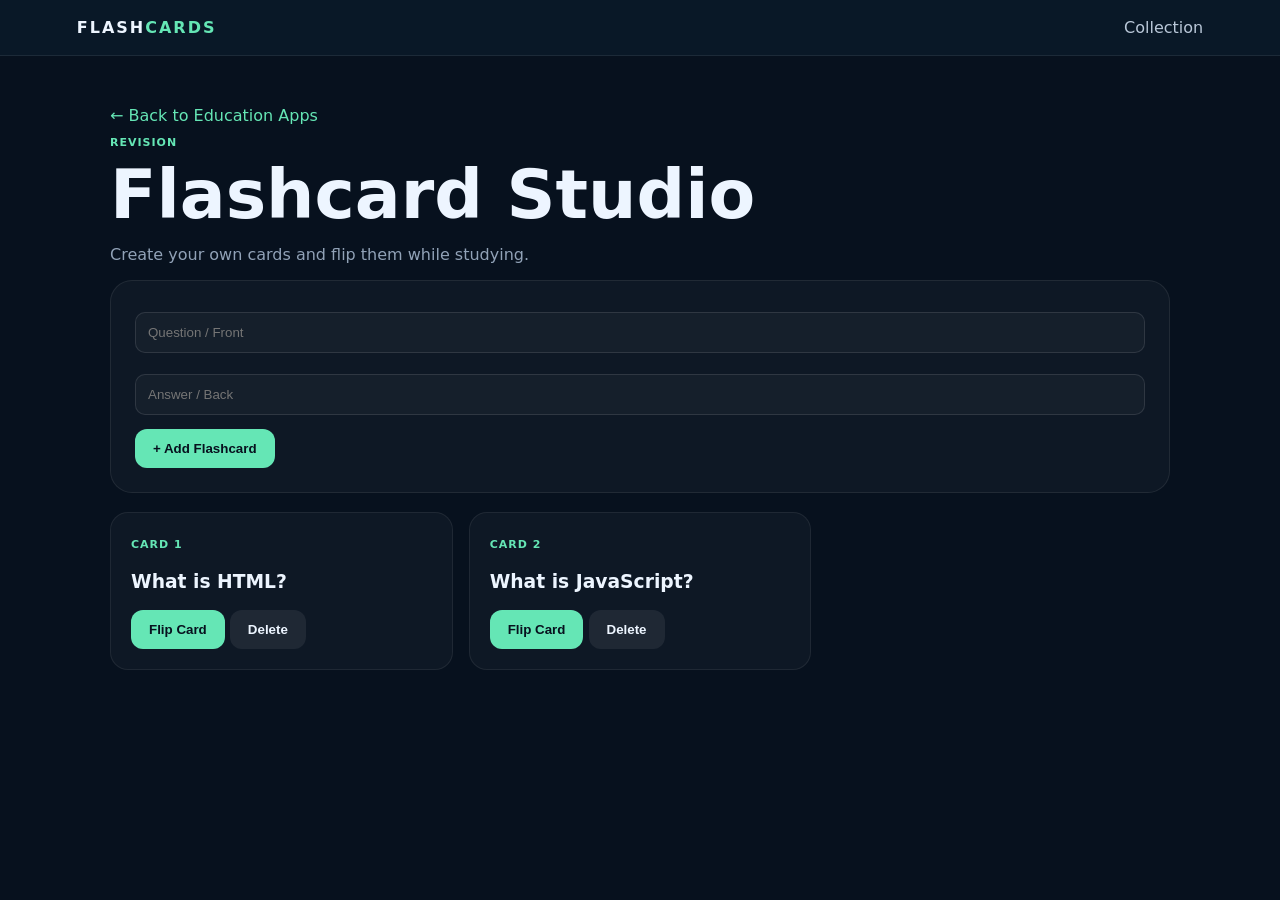
<file: Education_UI_Template_Collection/flashcard-studio/index.html>
<!DOCTYPE html><html><head><meta charset="UTF-8"><meta name="viewport" content="width=device-width,initial-scale=1"><title>Flashcard Studio</title><link rel="stylesheet" href="style.css"></head><body><header><div class="logo">FLASH<span>CARDS</span></div><nav><a href="../index.html">Collection</a></nav></header><main class="wrap"><a class="back" href="../index.html">← Back to Education Apps</a><section class="hero"><p class="tag">REVISION</p><h1>Flashcard Studio</h1><p class="muted">Create your own cards and flip them while studying.</p></section><div class="panel"><input id="front" placeholder="Question / Front"><input id="back" placeholder="Answer / Back"><button class="btn" onclick="addCard()">+ Add Flashcard</button></div><br><div id="cards" class="grid"></div></main><script src="script.js"></script></body></html>
</file>
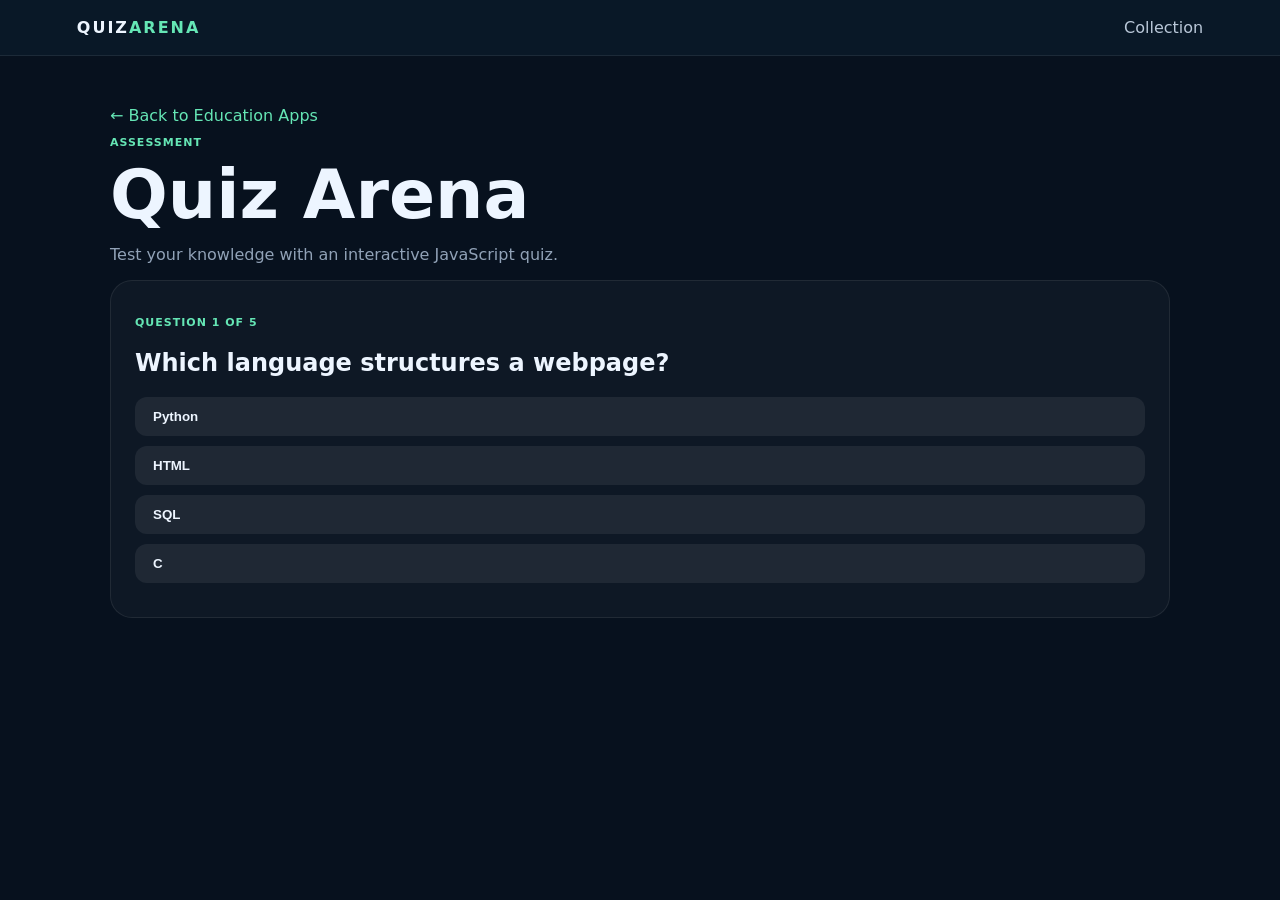
<file: Education_UI_Template_Collection/quiz-arena/index.html>
<!DOCTYPE html><html><head><meta charset="UTF-8"><meta name="viewport" content="width=device-width,initial-scale=1"><title>Quiz Arena</title><link rel="stylesheet" href="style.css"></head><body><header><div class="logo">QUIZ<span>ARENA</span></div><nav><a href="../index.html">Collection</a></nav></header><main class="wrap"><a class="back" href="../index.html">← Back to Education Apps</a><section class="hero"><p class="tag">ASSESSMENT</p><h1>Quiz Arena</h1><p class="muted">Test your knowledge with an interactive JavaScript quiz.</p></section><div id="quiz" class="panel"></div></main><script src="script.js"></script></body></html>
</file>
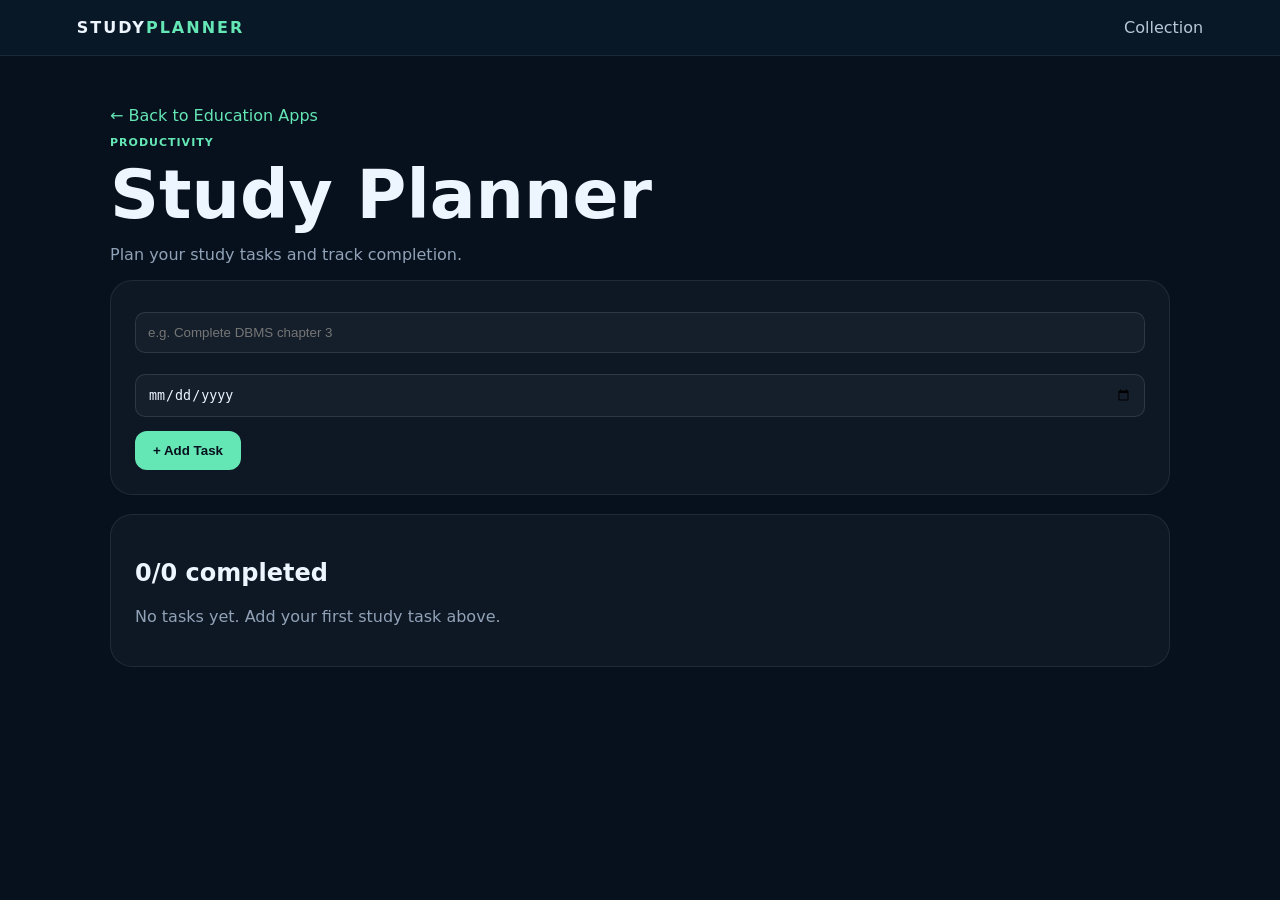
<file: Education_UI_Template_Collection/study-planner/index.html>
<!DOCTYPE html><html><head><meta charset="UTF-8"><meta name="viewport" content="width=device-width,initial-scale=1"><title>Study Planner</title><link rel="stylesheet" href="style.css"></head><body><header><div class="logo">STUDY<span>PLANNER</span></div><nav><a href="../index.html">Collection</a></nav></header><main class="wrap"><a class="back" href="../index.html">← Back to Education Apps</a><section class="hero"><p class="tag">PRODUCTIVITY</p><h1>Study Planner</h1><p class="muted">Plan your study tasks and track completion.</p></section><div class="panel"><input id="task" placeholder="e.g. Complete DBMS chapter 3"><input id="date" type="date"><button class="btn" onclick="addTask()">+ Add Task</button></div><br><div class="panel"><h2 id="stats">0/0 completed</h2><div id="list"></div></div></main><script src="script.js"></script></body></html>
</file>
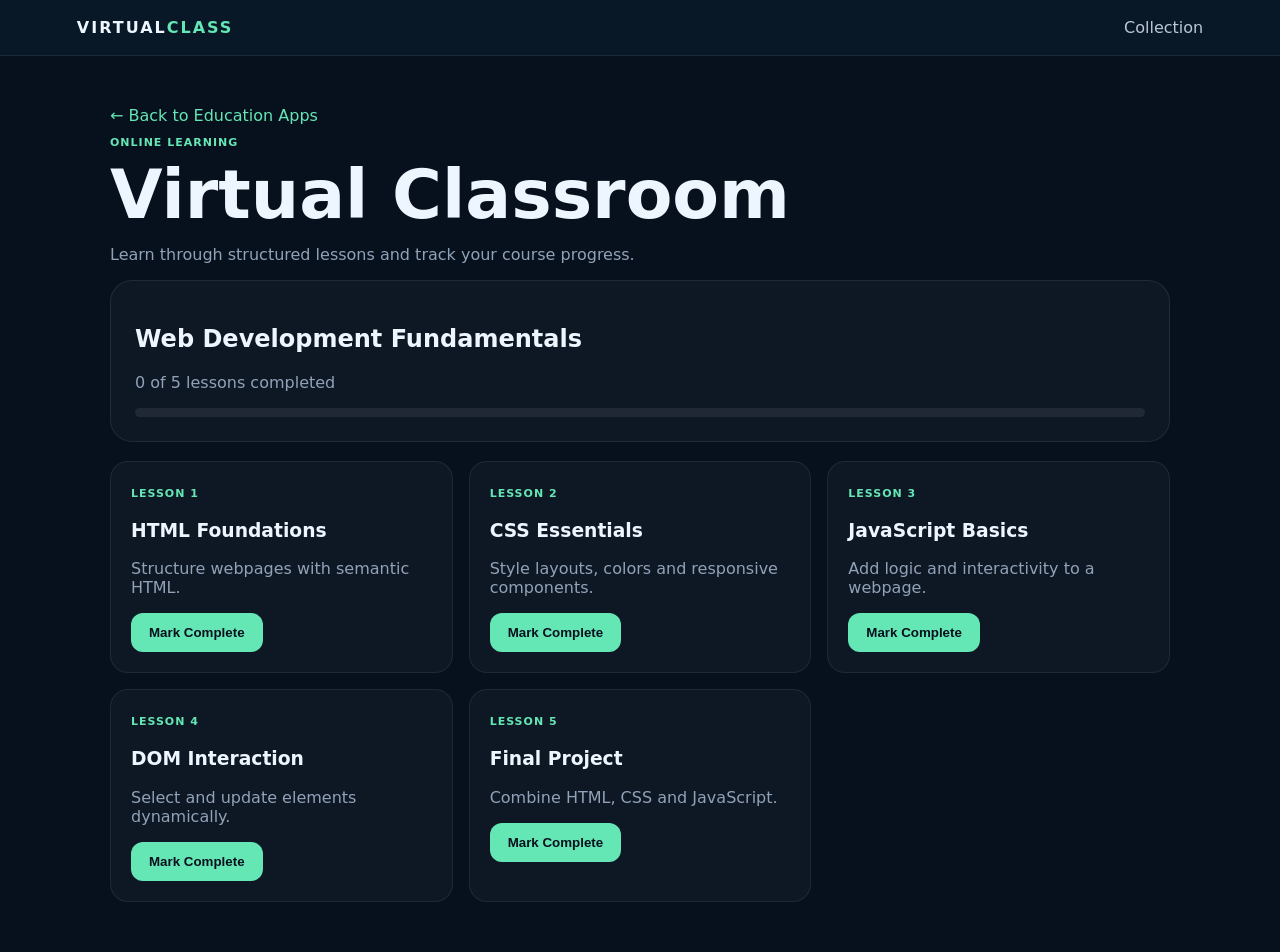
<file: Education_UI_Template_Collection/virtual-classroom/index.html>
<!DOCTYPE html><html><head><meta charset="UTF-8"><meta name="viewport" content="width=device-width,initial-scale=1"><title>Virtual Classroom</title><link rel="stylesheet" href="style.css"></head><body><header><div class="logo">VIRTUAL<span>CLASS</span></div><nav><a href="../index.html">Collection</a></nav></header><main class="wrap"><a class="back" href="../index.html">← Back to Education Apps</a><section class="hero"><p class="tag">ONLINE LEARNING</p><h1>Virtual Classroom</h1><p class="muted">Learn through structured lessons and track your course progress.</p></section><div class="panel"><h2>Web Development Fundamentals</h2><p id="progressText" class="muted">0 of 5 lessons completed</p><div class="progress"><i id="bar" style="width:0%"></i></div></div><br><div id="lessons" class="grid"></div></main><script src="script.js"></script></body></html>
</file>
<file: 01-ai-chat-assistant/style.css>
* {
    box-sizing: border-box;
}
body {
    margin: 0;
    font-family: Arial, sans-serif;
    background: #f4f6fb;
    color: #172033;
}
.navbar {
    height: 65px;
    background: #ffffff;
    display: flex;
    align-items: center;
    justify-content: space-between;
    padding: 0 7%;
    border-bottom: 1px solid #e5e7eb;
}
.navbar h2 {
    margin: 0;
}
.navbar h2 span {
    color: #635bff;
}
.navbar a {
    text-decoration: none;
    color: #555;
}
.chat-container {
    max-width: 900px;
    margin: 35px auto;
    padding: 0 20px;
}
.chat-box {
    background: white;
    border-radius: 18px;
    box-shadow: 0 10px 30px #00000010;
    overflow: hidden;
}
.chat-header {
    padding: 25px;
    border-bottom: 1px solid #eee;
}
.chat-header h1 {
    margin: 0 0 8px;
}
.chat-header p {
    margin: 0;
    color: #777;
}
.messages {
    height: 420px;
    padding: 25px;
    overflow-y: auto;
}
.message {
    max-width: 75%;
    padding: 12px 16px;
    margin-bottom: 15px;
    border-radius: 14px;
    line-height: 1.5;
}
.message p {
    margin: 6px 0 0;
}
.message.ai {
    background: #f0f2f7;
}
.message.user {
    background: #635bff;
    color: white;
    margin-left: auto;
}
.suggestions {
    display: flex;
    gap: 8px;
    flex-wrap: wrap;
    padding: 12px 20px;
}
.suggestions button {
    border: 1px solid #ddd;
    background: white;
    border-radius: 20px;
    padding: 8px 12px;
    cursor: pointer;
}
.input-area {
    display: flex;
    gap: 10px;
    padding: 18px;
    border-top: 1px solid #eee;
}
.input-area input {
    flex: 1;
    padding: 13px;
    border: 1px solid #ddd;
    border-radius: 10px;
    outline: none;
}
.input-area button {
    border: 0;
    background: #635bff;
    color: white;
    padding: 0 22px;
    border-radius: 10px;
    cursor: pointer;
}
@media (max-width: 600px) {
    .messages {
        height: 350px;
    }
    .message {
        max-width: 90%;
    }
}
</file>
<file: 02-ai-search-results/style.css>
* {
    box-sizing: border-box;
}
body {
    margin: 0;
    background: #f5f7fb;
    font-family: Arial, sans-serif;
    color: #172033;
}
.navbar {
    height: 65px;
    background: white;
    display: flex;
    justify-content: space-between;
    align-items: center;
    padding: 0 7%;
    border-bottom: 1px solid #e5e7eb;
}
.navbar h2 {
    margin: 0;
}
.navbar h2 span {
    color: #635bff;
}
.navbar a {
    color: #555;
    text-decoration: none;
}
.container {
    max-width: 1000px;
    margin: 45px auto;
    padding: 0 20px;
}
.intro p {
    color: #635bff;
    font-weight: bold;
    letter-spacing: 2px;
}
.intro h1 {
    font-size: 42px;
    margin: 10px 0;
}
.intro span {
    color: #697386;
}
.search-box {
    display: flex;
    margin: 30px 0;
    background: white;
    padding: 10px;
    border-radius: 14px;
    box-shadow: 0 8px 25px #0000000d;
}
.search-box input {
    flex: 1;
    border: 0;
    outline: 0;
    padding: 14px;
    font-size: 16px;
}
.search-box button {
    border: 0;
    background: #635bff;
    color: white;
    border-radius: 10px;
    padding: 0 25px;
    cursor: pointer;
}
.answer-card {
    background: white;
    border: 1px solid #e3e6ed;
    border-radius: 16px;
    padding: 25px;
    display: flex;
    gap: 18px;
}
.answer-icon {
    width: 45px;
    height: 45px;
    background: #eef0ff;
    color: #635bff;
    display: grid;
    place-items: center;
    border-radius: 12px;
}
.answer-card h2 {
    margin-top: 0;
}
.answer-card p {
    line-height: 1.7;
    color: #596579;
}
.sources {
    margin-top: 25px;
}
.sources article {
    background: white;
    padding: 18px;
    margin: 10px 0;
    border-radius: 12px;
    border: 1px solid #e5e7eb;
}
.sources h3 {
    margin-bottom: 5px;
}
.sources p {
    color: #697386;
}
@media (max-width: 600px) {
    .intro h1 {
        font-size: 32px;
    }
}
</file>
<file: 03-ai-content-generator/style.css>
* {
    box-sizing: border-box;
}
body {
    margin: 0;
    background: #f6f7fb;
    color: #172033;
    font-family: Arial, sans-serif;
}
.navbar {
    height: 65px;
    background: white;
    display: flex;
    align-items: center;
    justify-content: space-between;
    padding: 0 7%;
    border-bottom: 1px solid #e5e7eb;
}
.navbar h2 span {
    color: #635bff;
}
.navbar a {
    color: #555;
    text-decoration: none;
}
.container {
    max-width: 1100px;
    margin: 40px auto;
    padding: 0 20px;
}
.heading p {
    color: #635bff;
    font-weight: bold;
    letter-spacing: 2px;
}
.heading h1 {
    font-size: 40px;
    margin: 8px 0;
}
.heading span {
    color: #697386;
}
.generator {
    display: grid;
    grid-template-columns: 1fr 1fr;
    gap: 20px;
    margin-top: 30px;
}
.controls,
.result {
    background: white;
    padding: 25px;
    border-radius: 16px;
    border: 1px solid #e2e6ed;
}
.controls label {
    display: block;
    font-weight: bold;
    margin-bottom: 8px;
}
textarea {
    width: 100%;
    height: 200px;
    resize: vertical;
    padding: 14px;
    border: 1px solid #ddd;
    border-radius: 10px;
    font-family: inherit;
    margin-bottom: 18px;
}
select {
    width: 100%;
    padding: 12px;
    border: 1px solid #ddd;
    border-radius: 10px;
    margin-bottom: 18px;
}
.controls button {
    width: 100%;
    padding: 13px;
    border: 0;
    border-radius: 10px;
    background: #635bff;
    color: white;
    font-weight: bold;
    cursor: pointer;
}
.result {
    min-height: 400px;
}
.result-head {
    display: flex;
    justify-content: space-between;
    border-bottom: 1px solid #eee;
    margin-bottom: 20px;
}
.result-head button {
    height: 35px;
    padding: 0 12px;
    border: 1px solid #ddd;
    background: white;
    border-radius: 8px;
    cursor: pointer;
}
#output {
    line-height: 1.8;
    white-space: pre-wrap;
    color: #4f596b;
}
#stats {
    color: #8a93a2;
    border-top: 1px solid #eee;
    padding-top: 12px;
}
@media (max-width: 750px) {
    .generator {
        grid-template-columns: 1fr;
    }
}
</file>
<file: 04-ai-analytics-dashboard/style.css>
* {
    box-sizing: border-box;
}
body {
    margin: 0;
    background: #f5f7fb;
    color: #172033;
    font-family: Arial, sans-serif;
}
.navbar {
    height: 65px;
    background: white;
    display: flex;
    justify-content: space-between;
    align-items: center;
    padding: 0 7%;
    border-bottom: 1px solid #e5e7eb;
}
.navbar h2 span {
    color: #635bff;
}
.navbar a {
    text-decoration: none;
    color: #555;
}
.container {
    max-width: 1150px;
    margin: 40px auto;
    padding: 0 20px;
}
.heading p {
    color: #635bff;
    font-weight: bold;
    letter-spacing: 2px;
}
.heading h1 {
    font-size: 40px;
    margin: 8px 0;
}
.heading span {
    color: #697386;
}
.metrics {
    display: grid;
    grid-template-columns: repeat(4, 1fr);
    gap: 15px;
    margin: 30px 0;
}
.metric {
    background: white;
    padding: 20px;
    border-radius: 14px;
    border: 1px solid #e2e6ed;
}
.metric span {
    color: #747e8e;
    display: block;
}
.metric strong {
    display: block;
    font-size: 28px;
    margin: 10px 0;
}
.metric small {
    color: #16845b;
    font-weight: bold;
}
.dashboard {
    display: grid;
    grid-template-columns: 1.5fr 1fr;
    gap: 20px;
}
.chart-card,
.insights {
    background: white;
    padding: 25px;
    border-radius: 16px;
    border: 1px solid #e2e6ed;
}
.chart {
    height: 280px;
    display: flex;
    align-items: end;
    gap: 18px;
    padding: 25px 10px 0;
    border-bottom: 1px solid #ddd;
}
.bar {
    flex: 1;
    background: #635bff;
    border-radius: 8px 8px 0 0;
}
.days {
    display: flex;
    justify-content: space-between;
    color: #8992a2;
    font-size: 12px;
    padding-top: 10px;
}
.insights article {
    padding: 15px 0;
    border-bottom: 1px solid #eee;
}
.insights article:last-child {
    border-bottom: 0;
}
.insights h3 {
    margin: 0 0 5px;
}
.insights p {
    color: #687386;
    line-height: 1.5;
}
@media (max-width: 850px) {
    .metrics {
        grid-template-columns: 1fr 1fr;
    }
    .dashboard {
        grid-template-columns: 1fr;
    }
}
@media (max-width: 500px) {
    .metrics {
        grid-template-columns: 1fr;
    }
}
</file>
<file: agent-builder/style.css>
*{box-sizing:border-box;margin:0;padding:0}
:root{
 --bg:#090b12;--panel:#11141d;--panel2:#171b26;--border:#252b39;
 --text:#f4f7fb;--muted:#8f99ab;--white:#fff;--success:#34d399;
 --danger:#fb7185;--warning:#fbbf24;--accent:#8b5cf6;--accent2:#a78bfa;
}
body{font-family:Inter,ui-sans-serif,system-ui,-apple-system,BlinkMacSystemFont,"Segoe UI",sans-serif;background:radial-gradient(circle at 80% -10%,rgba(139,92,246,.16),transparent 30%),var(--bg);color:var(--text);min-height:100vh}
button,input,textarea,select{font:inherit}
button{cursor:pointer}
.app{display:flex;min-height:100vh}
.sidebar{width:250px;border-right:1px solid var(--border);background:rgba(10,12,18,.88);padding:22px 16px;position:fixed;inset:0 auto 0 0}
.brand{display:flex;gap:11px;align-items:center;padding:6px 8px 26px;font-weight:800;font-size:18px}
.logo{width:34px;height:34px;border-radius:10px;background:linear-gradient(135deg,var(--accent),#38bdf8);display:grid;place-items:center;color:#fff;font-size:17px}
.nav{display:grid;gap:6px}.nav button{border:0;background:transparent;color:var(--muted);padding:11px 12px;border-radius:9px;text-align:left;display:flex;gap:11px;align-items:center}.nav button:hover,.nav button.active{background:var(--panel2);color:var(--text)}
.sidebar-foot{position:absolute;bottom:22px;left:16px;right:16px;border-top:1px solid var(--border);padding-top:16px}
.user{display:flex;gap:10px;align-items:center}.avatar{width:32px;height:32px;border-radius:50%;background:#273043;display:grid;place-items:center;font-size:12px;font-weight:700}
.main{margin-left:250px;width:calc(100% - 250px);padding:28px 34px 50px}
.topbar{display:flex;justify-content:space-between;gap:18px;align-items:center;margin-bottom:28px}.eyebrow{color:var(--accent2);font-size:12px;font-weight:700;text-transform:uppercase;letter-spacing:.12em}.topbar h1{font-size:30px;margin-top:5px}.top-actions{display:flex;gap:9px}
.btn{border:1px solid var(--border);background:var(--panel);color:var(--text);border-radius:9px;padding:10px 14px}.btn:hover{border-color:#3a4355}.btn.primary{border:0;background:linear-gradient(135deg,var(--accent),#6d5ce7);box-shadow:0 8px 22px rgba(99,75,210,.2)}
.grid{display:grid;gap:16px}.stats{grid-template-columns:repeat(4,1fr)}.two{grid-template-columns:1.4fr 1fr}.three{grid-template-columns:repeat(3,1fr)}
.card{background:linear-gradient(180deg,rgba(23,27,38,.94),rgba(14,17,25,.94));border:1px solid var(--border);border-radius:14px;padding:18px}.card h3{font-size:14px}.muted{color:var(--muted)}.small{font-size:12px}.stat-value{font-size:28px;font-weight:800;margin:10px 0 4px}.trend{font-size:12px;color:var(--success)}
.section{margin-top:20px}.section-head{display:flex;justify-content:space-between;align-items:center;margin-bottom:12px}
.table{width:100%;border-collapse:collapse}.table th,.table td{text-align:left;padding:13px 10px;border-bottom:1px solid var(--border);font-size:13px}.table th{color:var(--muted);font-weight:600}.table tr:last-child td{border-bottom:0}
.badge{display:inline-flex;align-items:center;gap:6px;padding:5px 8px;border-radius:99px;background:#202636;color:#b9c2d2;font-size:11px;font-weight:700}.badge.success{background:rgba(52,211,153,.1);color:#5ee7b2}.badge.danger{background:rgba(251,113,133,.1);color:#fb91a4}.badge.warn{background:rgba(251,191,36,.1);color:#fcd34d}.dot{width:6px;height:6px;border-radius:50%;background:currentColor}
.bar-list{display:grid;gap:13px}.bar-row{display:grid;grid-template-columns:90px 1fr 45px;gap:10px;align-items:center;font-size:12px}.bar{height:7px;background:#242a38;border-radius:99px;overflow:hidden}.bar i{display:block;height:100%;background:linear-gradient(90deg,var(--accent),#38bdf8);border-radius:99px}
.activity{display:grid;gap:14px}.activity-item{display:grid;grid-template-columns:30px 1fr auto;gap:10px;align-items:start}.activity-icon{width:30px;height:30px;border-radius:9px;background:#202638;display:grid;place-items:center;font-size:12px}.activity strong{font-size:12px}.activity p{font-size:11px;color:var(--muted);margin-top:3px}
.form{display:grid;gap:16px}.field{display:grid;gap:7px}.field label{font-size:12px;color:#c8ced9;font-weight:600}.field input,.field textarea,.field select{width:100%;border:1px solid var(--border);background:#0c0f16;color:var(--text);padding:11px 12px;border-radius:9px;outline:0}.field textarea{min-height:120px;resize:vertical}.field input:focus,.field textarea:focus,.field select:focus{border-color:var(--accent)}
.split{display:grid;grid-template-columns:1.5fr 1fr;gap:18px}.chips{display:flex;flex-wrap:wrap;gap:7px}.chip{padding:7px 9px;border:1px solid var(--border);border-radius:8px;color:#b7c0d0;font-size:12px;background:#0e121a}.chip.selected{border-color:var(--accent);color:#ddd5ff;background:rgba(139,92,246,.1)}
.toggle{width:42px;height:24px;border-radius:20px;background:#2a3140;padding:3px;display:inline-flex}.toggle i{width:18px;height:18px;background:#8c95a5;border-radius:50%;transition:.2s}.toggle.on{justify-content:flex-end;background:var(--accent)}.toggle.on i{background:white}
.timeline{position:relative;display:grid;gap:0}.timeline:before{content:"";position:absolute;left:8px;top:9px;bottom:9px;width:1px;background:#2a3040}.step{display:grid;grid-template-columns:18px 1fr;gap:14px;position:relative;padding-bottom:20px}.step:last-child{padding-bottom:0}.step-dot{width:17px;height:17px;border:3px solid var(--panel2);background:var(--accent);border-radius:50%;z-index:1}.step h4{font-size:13px}.step p{font-size:11px;color:var(--muted);margin-top:4px}.code{background:#090c12;border:1px solid var(--border);border-radius:9px;padding:14px;font-family:ui-monospace,SFMono-Regular,Menlo,monospace;font-size:11px;color:#cbd5e1;line-height:1.7;overflow:auto}
.chart{height:210px;display:flex;align-items:end;gap:10px;padding:20px 5px 0}.col{flex:1;display:grid;gap:6px;justify-items:center;height:100%;align-content:end}.col i{display:block;width:100%;max-width:28px;background:linear-gradient(180deg,var(--accent),rgba(139,92,246,.25));border-radius:6px 6px 2px 2px}.col span{font-size:10px;color:var(--muted)}
.modal-backdrop{display:none;position:fixed;inset:0;background:rgba(0,0,0,.62);place-items:center;padding:20px;z-index:20}.modal-backdrop.show{display:grid}.modal{width:min(520px,100%);background:#11141d;border:1px solid var(--border);border-radius:15px;padding:20px;box-shadow:0 25px 80px #000}.modal-head{display:flex;justify-content:space-between;align-items:center;margin-bottom:18px}
.toast{position:fixed;right:22px;bottom:22px;background:#171c27;border:1px solid var(--border);padding:12px 15px;border-radius:10px;display:none;z-index:30;font-size:13px}.toast.show{display:block}
@media(max-width:1000px){.sidebar{width:70px;padding:18px 10px}.brand span,.nav button span,.sidebar-foot{display:none}.nav button{justify-content:center}.main{margin-left:70px;width:calc(100% - 70px);padding:22px}.stats{grid-template-columns:repeat(2,1fr)}.two,.split{grid-template-columns:1fr}}
@media(max-width:650px){.main{padding:16px}.topbar{align-items:flex-start;flex-direction:column}.stats,.three{grid-template-columns:1fr}.sidebar{display:none}.main{margin-left:0;width:100%}.top-actions{width:100%}.top-actions .btn{flex:1}}
</file>
<file: agent-dashboard/style.css>
*{box-sizing:border-box;margin:0;padding:0}
:root{
 --bg:#090b12;--panel:#11141d;--panel2:#171b26;--border:#252b39;
 --text:#f4f7fb;--muted:#8f99ab;--white:#fff;--success:#34d399;
 --danger:#fb7185;--warning:#fbbf24;--accent:#8b5cf6;--accent2:#a78bfa;
}
body{font-family:Inter,ui-sans-serif,system-ui,-apple-system,BlinkMacSystemFont,"Segoe UI",sans-serif;background:radial-gradient(circle at 80% -10%,rgba(139,92,246,.16),transparent 30%),var(--bg);color:var(--text);min-height:100vh}
button,input,textarea,select{font:inherit}
button{cursor:pointer}
.app{display:flex;min-height:100vh}
.sidebar{width:250px;border-right:1px solid var(--border);background:rgba(10,12,18,.88);padding:22px 16px;position:fixed;inset:0 auto 0 0}
.brand{display:flex;gap:11px;align-items:center;padding:6px 8px 26px;font-weight:800;font-size:18px}
.logo{width:34px;height:34px;border-radius:10px;background:linear-gradient(135deg,var(--accent),#38bdf8);display:grid;place-items:center;color:#fff;font-size:17px}
.nav{display:grid;gap:6px}.nav button{border:0;background:transparent;color:var(--muted);padding:11px 12px;border-radius:9px;text-align:left;display:flex;gap:11px;align-items:center}.nav button:hover,.nav button.active{background:var(--panel2);color:var(--text)}
.sidebar-foot{position:absolute;bottom:22px;left:16px;right:16px;border-top:1px solid var(--border);padding-top:16px}
.user{display:flex;gap:10px;align-items:center}.avatar{width:32px;height:32px;border-radius:50%;background:#273043;display:grid;place-items:center;font-size:12px;font-weight:700}
.main{margin-left:250px;width:calc(100% - 250px);padding:28px 34px 50px}
.topbar{display:flex;justify-content:space-between;gap:18px;align-items:center;margin-bottom:28px}.eyebrow{color:var(--accent2);font-size:12px;font-weight:700;text-transform:uppercase;letter-spacing:.12em}.topbar h1{font-size:30px;margin-top:5px}.top-actions{display:flex;gap:9px}
.btn{border:1px solid var(--border);background:var(--panel);color:var(--text);border-radius:9px;padding:10px 14px}.btn:hover{border-color:#3a4355}.btn.primary{border:0;background:linear-gradient(135deg,var(--accent),#6d5ce7);box-shadow:0 8px 22px rgba(99,75,210,.2)}
.grid{display:grid;gap:16px}.stats{grid-template-columns:repeat(4,1fr)}.two{grid-template-columns:1.4fr 1fr}.three{grid-template-columns:repeat(3,1fr)}
.card{background:linear-gradient(180deg,rgba(23,27,38,.94),rgba(14,17,25,.94));border:1px solid var(--border);border-radius:14px;padding:18px}.card h3{font-size:14px}.muted{color:var(--muted)}.small{font-size:12px}.stat-value{font-size:28px;font-weight:800;margin:10px 0 4px}.trend{font-size:12px;color:var(--success)}
.section{margin-top:20px}.section-head{display:flex;justify-content:space-between;align-items:center;margin-bottom:12px}
.table{width:100%;border-collapse:collapse}.table th,.table td{text-align:left;padding:13px 10px;border-bottom:1px solid var(--border);font-size:13px}.table th{color:var(--muted);font-weight:600}.table tr:last-child td{border-bottom:0}
.badge{display:inline-flex;align-items:center;gap:6px;padding:5px 8px;border-radius:99px;background:#202636;color:#b9c2d2;font-size:11px;font-weight:700}.badge.success{background:rgba(52,211,153,.1);color:#5ee7b2}.badge.danger{background:rgba(251,113,133,.1);color:#fb91a4}.badge.warn{background:rgba(251,191,36,.1);color:#fcd34d}.dot{width:6px;height:6px;border-radius:50%;background:currentColor}
.bar-list{display:grid;gap:13px}.bar-row{display:grid;grid-template-columns:90px 1fr 45px;gap:10px;align-items:center;font-size:12px}.bar{height:7px;background:#242a38;border-radius:99px;overflow:hidden}.bar i{display:block;height:100%;background:linear-gradient(90deg,var(--accent),#38bdf8);border-radius:99px}
.activity{display:grid;gap:14px}.activity-item{display:grid;grid-template-columns:30px 1fr auto;gap:10px;align-items:start}.activity-icon{width:30px;height:30px;border-radius:9px;background:#202638;display:grid;place-items:center;font-size:12px}.activity strong{font-size:12px}.activity p{font-size:11px;color:var(--muted);margin-top:3px}
.form{display:grid;gap:16px}.field{display:grid;gap:7px}.field label{font-size:12px;color:#c8ced9;font-weight:600}.field input,.field textarea,.field select{width:100%;border:1px solid var(--border);background:#0c0f16;color:var(--text);padding:11px 12px;border-radius:9px;outline:0}.field textarea{min-height:120px;resize:vertical}.field input:focus,.field textarea:focus,.field select:focus{border-color:var(--accent)}
.split{display:grid;grid-template-columns:1.5fr 1fr;gap:18px}.chips{display:flex;flex-wrap:wrap;gap:7px}.chip{padding:7px 9px;border:1px solid var(--border);border-radius:8px;color:#b7c0d0;font-size:12px;background:#0e121a}.chip.selected{border-color:var(--accent);color:#ddd5ff;background:rgba(139,92,246,.1)}
.toggle{width:42px;height:24px;border-radius:20px;background:#2a3140;padding:3px;display:inline-flex}.toggle i{width:18px;height:18px;background:#8c95a5;border-radius:50%;transition:.2s}.toggle.on{justify-content:flex-end;background:var(--accent)}.toggle.on i{background:white}
.timeline{position:relative;display:grid;gap:0}.timeline:before{content:"";position:absolute;left:8px;top:9px;bottom:9px;width:1px;background:#2a3040}.step{display:grid;grid-template-columns:18px 1fr;gap:14px;position:relative;padding-bottom:20px}.step:last-child{padding-bottom:0}.step-dot{width:17px;height:17px;border:3px solid var(--panel2);background:var(--accent);border-radius:50%;z-index:1}.step h4{font-size:13px}.step p{font-size:11px;color:var(--muted);margin-top:4px}.code{background:#090c12;border:1px solid var(--border);border-radius:9px;padding:14px;font-family:ui-monospace,SFMono-Regular,Menlo,monospace;font-size:11px;color:#cbd5e1;line-height:1.7;overflow:auto}
.chart{height:210px;display:flex;align-items:end;gap:10px;padding:20px 5px 0}.col{flex:1;display:grid;gap:6px;justify-items:center;height:100%;align-content:end}.col i{display:block;width:100%;max-width:28px;background:linear-gradient(180deg,var(--accent),rgba(139,92,246,.25));border-radius:6px 6px 2px 2px}.col span{font-size:10px;color:var(--muted)}
.modal-backdrop{display:none;position:fixed;inset:0;background:rgba(0,0,0,.62);place-items:center;padding:20px;z-index:20}.modal-backdrop.show{display:grid}.modal{width:min(520px,100%);background:#11141d;border:1px solid var(--border);border-radius:15px;padding:20px;box-shadow:0 25px 80px #000}.modal-head{display:flex;justify-content:space-between;align-items:center;margin-bottom:18px}
.toast{position:fixed;right:22px;bottom:22px;background:#171c27;border:1px solid var(--border);padding:12px 15px;border-radius:10px;display:none;z-index:30;font-size:13px}.toast.show{display:block}
@media(max-width:1000px){.sidebar{width:70px;padding:18px 10px}.brand span,.nav button span,.sidebar-foot{display:none}.nav button{justify-content:center}.main{margin-left:70px;width:calc(100% - 70px);padding:22px}.stats{grid-template-columns:repeat(2,1fr)}.two,.split{grid-template-columns:1fr}}
@media(max-width:650px){.main{padding:16px}.topbar{align-items:flex-start;flex-direction:column}.stats,.three{grid-template-columns:1fr}.sidebar{display:none}.main{margin-left:0;width:100%}.top-actions{width:100%}.top-actions .btn{flex:1}}
</file>
<file: agent-execution-monitor/style.css>
*{box-sizing:border-box;margin:0;padding:0}
:root{
 --bg:#090b12;--panel:#11141d;--panel2:#171b26;--border:#252b39;
 --text:#f4f7fb;--muted:#8f99ab;--white:#fff;--success:#34d399;
 --danger:#fb7185;--warning:#fbbf24;--accent:#8b5cf6;--accent2:#a78bfa;
}
body{font-family:Inter,ui-sans-serif,system-ui,-apple-system,BlinkMacSystemFont,"Segoe UI",sans-serif;background:radial-gradient(circle at 80% -10%,rgba(139,92,246,.16),transparent 30%),var(--bg);color:var(--text);min-height:100vh}
button,input,textarea,select{font:inherit}
button{cursor:pointer}
.app{display:flex;min-height:100vh}
.sidebar{width:250px;border-right:1px solid var(--border);background:rgba(10,12,18,.88);padding:22px 16px;position:fixed;inset:0 auto 0 0}
.brand{display:flex;gap:11px;align-items:center;padding:6px 8px 26px;font-weight:800;font-size:18px}
.logo{width:34px;height:34px;border-radius:10px;background:linear-gradient(135deg,var(--accent),#38bdf8);display:grid;place-items:center;color:#fff;font-size:17px}
.nav{display:grid;gap:6px}.nav button{border:0;background:transparent;color:var(--muted);padding:11px 12px;border-radius:9px;text-align:left;display:flex;gap:11px;align-items:center}.nav button:hover,.nav button.active{background:var(--panel2);color:var(--text)}
.sidebar-foot{position:absolute;bottom:22px;left:16px;right:16px;border-top:1px solid var(--border);padding-top:16px}
.user{display:flex;gap:10px;align-items:center}.avatar{width:32px;height:32px;border-radius:50%;background:#273043;display:grid;place-items:center;font-size:12px;font-weight:700}
.main{margin-left:250px;width:calc(100% - 250px);padding:28px 34px 50px}
.topbar{display:flex;justify-content:space-between;gap:18px;align-items:center;margin-bottom:28px}.eyebrow{color:var(--accent2);font-size:12px;font-weight:700;text-transform:uppercase;letter-spacing:.12em}.topbar h1{font-size:30px;margin-top:5px}.top-actions{display:flex;gap:9px}
.btn{border:1px solid var(--border);background:var(--panel);color:var(--text);border-radius:9px;padding:10px 14px}.btn:hover{border-color:#3a4355}.btn.primary{border:0;background:linear-gradient(135deg,var(--accent),#6d5ce7);box-shadow:0 8px 22px rgba(99,75,210,.2)}
.grid{display:grid;gap:16px}.stats{grid-template-columns:repeat(4,1fr)}.two{grid-template-columns:1.4fr 1fr}.three{grid-template-columns:repeat(3,1fr)}
.card{background:linear-gradient(180deg,rgba(23,27,38,.94),rgba(14,17,25,.94));border:1px solid var(--border);border-radius:14px;padding:18px}.card h3{font-size:14px}.muted{color:var(--muted)}.small{font-size:12px}.stat-value{font-size:28px;font-weight:800;margin:10px 0 4px}.trend{font-size:12px;color:var(--success)}
.section{margin-top:20px}.section-head{display:flex;justify-content:space-between;align-items:center;margin-bottom:12px}
.table{width:100%;border-collapse:collapse}.table th,.table td{text-align:left;padding:13px 10px;border-bottom:1px solid var(--border);font-size:13px}.table th{color:var(--muted);font-weight:600}.table tr:last-child td{border-bottom:0}
.badge{display:inline-flex;align-items:center;gap:6px;padding:5px 8px;border-radius:99px;background:#202636;color:#b9c2d2;font-size:11px;font-weight:700}.badge.success{background:rgba(52,211,153,.1);color:#5ee7b2}.badge.danger{background:rgba(251,113,133,.1);color:#fb91a4}.badge.warn{background:rgba(251,191,36,.1);color:#fcd34d}.dot{width:6px;height:6px;border-radius:50%;background:currentColor}
.bar-list{display:grid;gap:13px}.bar-row{display:grid;grid-template-columns:90px 1fr 45px;gap:10px;align-items:center;font-size:12px}.bar{height:7px;background:#242a38;border-radius:99px;overflow:hidden}.bar i{display:block;height:100%;background:linear-gradient(90deg,var(--accent),#38bdf8);border-radius:99px}
.activity{display:grid;gap:14px}.activity-item{display:grid;grid-template-columns:30px 1fr auto;gap:10px;align-items:start}.activity-icon{width:30px;height:30px;border-radius:9px;background:#202638;display:grid;place-items:center;font-size:12px}.activity strong{font-size:12px}.activity p{font-size:11px;color:var(--muted);margin-top:3px}
.form{display:grid;gap:16px}.field{display:grid;gap:7px}.field label{font-size:12px;color:#c8ced9;font-weight:600}.field input,.field textarea,.field select{width:100%;border:1px solid var(--border);background:#0c0f16;color:var(--text);padding:11px 12px;border-radius:9px;outline:0}.field textarea{min-height:120px;resize:vertical}.field input:focus,.field textarea:focus,.field select:focus{border-color:var(--accent)}
.split{display:grid;grid-template-columns:1.5fr 1fr;gap:18px}.chips{display:flex;flex-wrap:wrap;gap:7px}.chip{padding:7px 9px;border:1px solid var(--border);border-radius:8px;color:#b7c0d0;font-size:12px;background:#0e121a}.chip.selected{border-color:var(--accent);color:#ddd5ff;background:rgba(139,92,246,.1)}
.toggle{width:42px;height:24px;border-radius:20px;background:#2a3140;padding:3px;display:inline-flex}.toggle i{width:18px;height:18px;background:#8c95a5;border-radius:50%;transition:.2s}.toggle.on{justify-content:flex-end;background:var(--accent)}.toggle.on i{background:white}
.timeline{position:relative;display:grid;gap:0}.timeline:before{content:"";position:absolute;left:8px;top:9px;bottom:9px;width:1px;background:#2a3040}.step{display:grid;grid-template-columns:18px 1fr;gap:14px;position:relative;padding-bottom:20px}.step:last-child{padding-bottom:0}.step-dot{width:17px;height:17px;border:3px solid var(--panel2);background:var(--accent);border-radius:50%;z-index:1}.step h4{font-size:13px}.step p{font-size:11px;color:var(--muted);margin-top:4px}.code{background:#090c12;border:1px solid var(--border);border-radius:9px;padding:14px;font-family:ui-monospace,SFMono-Regular,Menlo,monospace;font-size:11px;color:#cbd5e1;line-height:1.7;overflow:auto}
.chart{height:210px;display:flex;align-items:end;gap:10px;padding:20px 5px 0}.col{flex:1;display:grid;gap:6px;justify-items:center;height:100%;align-content:end}.col i{display:block;width:100%;max-width:28px;background:linear-gradient(180deg,var(--accent),rgba(139,92,246,.25));border-radius:6px 6px 2px 2px}.col span{font-size:10px;color:var(--muted)}
.modal-backdrop{display:none;position:fixed;inset:0;background:rgba(0,0,0,.62);place-items:center;padding:20px;z-index:20}.modal-backdrop.show{display:grid}.modal{width:min(520px,100%);background:#11141d;border:1px solid var(--border);border-radius:15px;padding:20px;box-shadow:0 25px 80px #000}.modal-head{display:flex;justify-content:space-between;align-items:center;margin-bottom:18px}
.toast{position:fixed;right:22px;bottom:22px;background:#171c27;border:1px solid var(--border);padding:12px 15px;border-radius:10px;display:none;z-index:30;font-size:13px}.toast.show{display:block}
@media(max-width:1000px){.sidebar{width:70px;padding:18px 10px}.brand span,.nav button span,.sidebar-foot{display:none}.nav button{justify-content:center}.main{margin-left:70px;width:calc(100% - 70px);padding:22px}.stats{grid-template-columns:repeat(2,1fr)}.two,.split{grid-template-columns:1fr}}
@media(max-width:650px){.main{padding:16px}.topbar{align-items:flex-start;flex-direction:column}.stats,.three{grid-template-columns:1fr}.sidebar{display:none}.main{margin-left:0;width:100%}.top-actions{width:100%}.top-actions .btn{flex:1}}
</file>
<file: agent-task-manager/style.css>
*{box-sizing:border-box;margin:0;padding:0}
:root{
 --bg:#090b12;--panel:#11141d;--panel2:#171b26;--border:#252b39;
 --text:#f4f7fb;--muted:#8f99ab;--white:#fff;--success:#34d399;
 --danger:#fb7185;--warning:#fbbf24;--accent:#8b5cf6;--accent2:#a78bfa;
}
body{font-family:Inter,ui-sans-serif,system-ui,-apple-system,BlinkMacSystemFont,"Segoe UI",sans-serif;background:radial-gradient(circle at 80% -10%,rgba(139,92,246,.16),transparent 30%),var(--bg);color:var(--text);min-height:100vh}
button,input,textarea,select{font:inherit}
button{cursor:pointer}
.app{display:flex;min-height:100vh}
.sidebar{width:250px;border-right:1px solid var(--border);background:rgba(10,12,18,.88);padding:22px 16px;position:fixed;inset:0 auto 0 0}
.brand{display:flex;gap:11px;align-items:center;padding:6px 8px 26px;font-weight:800;font-size:18px}
.logo{width:34px;height:34px;border-radius:10px;background:linear-gradient(135deg,var(--accent),#38bdf8);display:grid;place-items:center;color:#fff;font-size:17px}
.nav{display:grid;gap:6px}.nav button{border:0;background:transparent;color:var(--muted);padding:11px 12px;border-radius:9px;text-align:left;display:flex;gap:11px;align-items:center}.nav button:hover,.nav button.active{background:var(--panel2);color:var(--text)}
.sidebar-foot{position:absolute;bottom:22px;left:16px;right:16px;border-top:1px solid var(--border);padding-top:16px}
.user{display:flex;gap:10px;align-items:center}.avatar{width:32px;height:32px;border-radius:50%;background:#273043;display:grid;place-items:center;font-size:12px;font-weight:700}
.main{margin-left:250px;width:calc(100% - 250px);padding:28px 34px 50px}
.topbar{display:flex;justify-content:space-between;gap:18px;align-items:center;margin-bottom:28px}.eyebrow{color:var(--accent2);font-size:12px;font-weight:700;text-transform:uppercase;letter-spacing:.12em}.topbar h1{font-size:30px;margin-top:5px}.top-actions{display:flex;gap:9px}
.btn{border:1px solid var(--border);background:var(--panel);color:var(--text);border-radius:9px;padding:10px 14px}.btn:hover{border-color:#3a4355}.btn.primary{border:0;background:linear-gradient(135deg,var(--accent),#6d5ce7);box-shadow:0 8px 22px rgba(99,75,210,.2)}
.grid{display:grid;gap:16px}.stats{grid-template-columns:repeat(4,1fr)}.two{grid-template-columns:1.4fr 1fr}.three{grid-template-columns:repeat(3,1fr)}
.card{background:linear-gradient(180deg,rgba(23,27,38,.94),rgba(14,17,25,.94));border:1px solid var(--border);border-radius:14px;padding:18px}.card h3{font-size:14px}.muted{color:var(--muted)}.small{font-size:12px}.stat-value{font-size:28px;font-weight:800;margin:10px 0 4px}.trend{font-size:12px;color:var(--success)}
.section{margin-top:20px}.section-head{display:flex;justify-content:space-between;align-items:center;margin-bottom:12px}
.table{width:100%;border-collapse:collapse}.table th,.table td{text-align:left;padding:13px 10px;border-bottom:1px solid var(--border);font-size:13px}.table th{color:var(--muted);font-weight:600}.table tr:last-child td{border-bottom:0}
.badge{display:inline-flex;align-items:center;gap:6px;padding:5px 8px;border-radius:99px;background:#202636;color:#b9c2d2;font-size:11px;font-weight:700}.badge.success{background:rgba(52,211,153,.1);color:#5ee7b2}.badge.danger{background:rgba(251,113,133,.1);color:#fb91a4}.badge.warn{background:rgba(251,191,36,.1);color:#fcd34d}.dot{width:6px;height:6px;border-radius:50%;background:currentColor}
.bar-list{display:grid;gap:13px}.bar-row{display:grid;grid-template-columns:90px 1fr 45px;gap:10px;align-items:center;font-size:12px}.bar{height:7px;background:#242a38;border-radius:99px;overflow:hidden}.bar i{display:block;height:100%;background:linear-gradient(90deg,var(--accent),#38bdf8);border-radius:99px}
.activity{display:grid;gap:14px}.activity-item{display:grid;grid-template-columns:30px 1fr auto;gap:10px;align-items:start}.activity-icon{width:30px;height:30px;border-radius:9px;background:#202638;display:grid;place-items:center;font-size:12px}.activity strong{font-size:12px}.activity p{font-size:11px;color:var(--muted);margin-top:3px}
.form{display:grid;gap:16px}.field{display:grid;gap:7px}.field label{font-size:12px;color:#c8ced9;font-weight:600}.field input,.field textarea,.field select{width:100%;border:1px solid var(--border);background:#0c0f16;color:var(--text);padding:11px 12px;border-radius:9px;outline:0}.field textarea{min-height:120px;resize:vertical}.field input:focus,.field textarea:focus,.field select:focus{border-color:var(--accent)}
.split{display:grid;grid-template-columns:1.5fr 1fr;gap:18px}.chips{display:flex;flex-wrap:wrap;gap:7px}.chip{padding:7px 9px;border:1px solid var(--border);border-radius:8px;color:#b7c0d0;font-size:12px;background:#0e121a}.chip.selected{border-color:var(--accent);color:#ddd5ff;background:rgba(139,92,246,.1)}
.toggle{width:42px;height:24px;border-radius:20px;background:#2a3140;padding:3px;display:inline-flex}.toggle i{width:18px;height:18px;background:#8c95a5;border-radius:50%;transition:.2s}.toggle.on{justify-content:flex-end;background:var(--accent)}.toggle.on i{background:white}
.timeline{position:relative;display:grid;gap:0}.timeline:before{content:"";position:absolute;left:8px;top:9px;bottom:9px;width:1px;background:#2a3040}.step{display:grid;grid-template-columns:18px 1fr;gap:14px;position:relative;padding-bottom:20px}.step:last-child{padding-bottom:0}.step-dot{width:17px;height:17px;border:3px solid var(--panel2);background:var(--accent);border-radius:50%;z-index:1}.step h4{font-size:13px}.step p{font-size:11px;color:var(--muted);margin-top:4px}.code{background:#090c12;border:1px solid var(--border);border-radius:9px;padding:14px;font-family:ui-monospace,SFMono-Regular,Menlo,monospace;font-size:11px;color:#cbd5e1;line-height:1.7;overflow:auto}
.chart{height:210px;display:flex;align-items:end;gap:10px;padding:20px 5px 0}.col{flex:1;display:grid;gap:6px;justify-items:center;height:100%;align-content:end}.col i{display:block;width:100%;max-width:28px;background:linear-gradient(180deg,var(--accent),rgba(139,92,246,.25));border-radius:6px 6px 2px 2px}.col span{font-size:10px;color:var(--muted)}
.modal-backdrop{display:none;position:fixed;inset:0;background:rgba(0,0,0,.62);place-items:center;padding:20px;z-index:20}.modal-backdrop.show{display:grid}.modal{width:min(520px,100%);background:#11141d;border:1px solid var(--border);border-radius:15px;padding:20px;box-shadow:0 25px 80px #000}.modal-head{display:flex;justify-content:space-between;align-items:center;margin-bottom:18px}
.toast{position:fixed;right:22px;bottom:22px;background:#171c27;border:1px solid var(--border);padding:12px 15px;border-radius:10px;display:none;z-index:30;font-size:13px}.toast.show{display:block}
@media(max-width:1000px){.sidebar{width:70px;padding:18px 10px}.brand span,.nav button span,.sidebar-foot{display:none}.nav button{justify-content:center}.main{margin-left:70px;width:calc(100% - 70px);padding:22px}.stats{grid-template-columns:repeat(2,1fr)}.two,.split{grid-template-columns:1fr}}
@media(max-width:650px){.main{padding:16px}.topbar{align-items:flex-start;flex-direction:column}.stats,.three{grid-template-columns:1fr}.sidebar{display:none}.main{margin-left:0;width:100%}.top-actions{width:100%}.top-actions .btn{flex:1}}
</file>
<file: Education_UI_Template_Collection/style.css>
*{box-sizing:border-box}html{scroll-behavior:smooth}body{margin:0;font-family:Inter,system-ui,Arial;background:#08111f;color:#eef5ff;line-height:1.5;transition:.3s}body.light{background:#f4f7fb;color:#101828}header{position:sticky;top:0;z-index:5;display:flex;align-items:center;justify-content:space-between;padding:18px 6%;background:rgba(8,17,31,.82);backdrop-filter:blur(16px);border-bottom:1px solid #ffffff14}body.light header{background:#ffffffdd}.brand{font-weight:900;letter-spacing:2px}.brand span,h1 span{color:#65e6b5}nav{display:flex;gap:28px}nav a{color:inherit;text-decoration:none;font-weight:600}button{border:1px solid #ffffff22;background:#ffffff0d;color:inherit;border-radius:12px;padding:10px 14px;cursor:pointer}.hero{min-height:72vh;padding:110px 8% 70px;display:flex;flex-direction:column;justify-content:center;background:radial-gradient(circle at 75% 30%,#155e75aa,transparent 35%),radial-gradient(circle at 20% 70%,#4338c755,transparent 35%)}.eyebrow{font-size:12px;letter-spacing:2px;color:#65e6b5;font-weight:800}.hero h1{font-size:clamp(48px,8vw,100px);line-height:.95;margin:15px 0}.heroText{max-width:650px;color:#a9b7c9;font-size:18px}.primary,.card{transition:.25s}.primary{width:max-content;margin-top:20px;background:#65e6b5;color:#061019;padding:14px 22px;border-radius:14px;text-decoration:none;font-weight:800}.apps,.about{padding:90px 8%}.sectionHead{display:flex;justify-content:space-between;align-items:end;margin-bottom:35px}.sectionHead h2,.about h2{font-size:42px;margin:5px 0}.sectionHead>p,.about p{color:#93a4b8}.grid{display:grid;grid-template-columns:repeat(4,1fr);gap:18px}.card{min-height:330px;padding:26px;border:1px solid #ffffff14;border-radius:24px;background:#ffffff08;color:inherit;text-decoration:none;display:flex;flex-direction:column}.card:hover{transform:translateY(-8px);border-color:#65e6b555;background:#ffffff10}.icon{font-size:42px;margin-bottom:35px}.card span{font-size:11px;color:#65e6b5;font-weight:800;letter-spacing:1.5px}.card h3{font-size:25px;margin:10px 0}.card p{color:#9aabc0;flex:1}.card b{color:#65e6b5}.about{border-top:1px solid #ffffff12}.about{min-height:35vh}footer{text-align:center;padding:30px;color:#718198;border-top:1px solid #ffffff12}.cursor{position:fixed;width:18px;height:18px;border:2px solid #65e6b5;border-radius:50%;pointer-events:none;z-index:99;transform:translate(-50%,-50%)}@media(max-width:900px){.grid{grid-template-columns:repeat(2,1fr)}nav{display:none}}@media(max-width:600px){.grid{grid-template-columns:1fr}.sectionHead{display:block}.hero{padding-top:80px}.cursor{display:none}}
</file>
<file: Education_UI_Template_Collection/flashcard-studio/style.css>
*{box-sizing:border-box}body{margin:0;font-family:Inter,system-ui,Arial;background:#07111e;color:#edf5ff;min-height:100vh}header{padding:18px 6%;display:flex;justify-content:space-between;align-items:center;border-bottom:1px solid #ffffff14;background:#091827;position:sticky;top:0;z-index:5}.logo{font-weight:900;letter-spacing:2px}.logo span{color:#65e6b5}nav{display:flex;gap:18px}nav a{color:#b9c7d8;text-decoration:none}.wrap{max-width:1100px;margin:auto;padding:50px 20px}.back{color:#65e6b5;text-decoration:none}.hero h1{font-size:clamp(38px,6vw,68px);line-height:1;margin:12px 0}.muted{color:#91a2b7}.panel{background:#ffffff08;border:1px solid #ffffff14;border-radius:22px;padding:24px}.btn{border:0;background:#65e6b5;color:#07111e;font-weight:800;padding:12px 18px;border-radius:12px;cursor:pointer}.btn.alt{background:#ffffff12;color:#edf5ff}.grid{display:grid;grid-template-columns:repeat(3,1fr);gap:16px}.card{background:#ffffff08;border:1px solid #ffffff12;border-radius:18px;padding:20px}.progress{height:9px;background:#ffffff12;border-radius:10px;overflow:hidden}.progress i{display:block;height:100%;background:#65e6b5}.tag{font-size:11px;color:#65e6b5;font-weight:800;letter-spacing:1px}@media(max-width:750px){.grid{grid-template-columns:1fr 1fr}nav{display:none}}@media(max-width:500px){.grid{grid-template-columns:1fr}}input,textarea,select{width:100%;padding:12px;border-radius:10px;border:1px solid #ffffff1c;background:#ffffff08;color:inherit;margin:7px 0 14px}
</file>
<file: Education_UI_Template_Collection/quiz-arena/style.css>
*{box-sizing:border-box}body{margin:0;font-family:Inter,system-ui,Arial;background:#07111e;color:#edf5ff;min-height:100vh}header{padding:18px 6%;display:flex;justify-content:space-between;align-items:center;border-bottom:1px solid #ffffff14;background:#091827;position:sticky;top:0;z-index:5}.logo{font-weight:900;letter-spacing:2px}.logo span{color:#65e6b5}nav{display:flex;gap:18px}nav a{color:#b9c7d8;text-decoration:none}.wrap{max-width:1100px;margin:auto;padding:50px 20px}.back{color:#65e6b5;text-decoration:none}.hero h1{font-size:clamp(38px,6vw,68px);line-height:1;margin:12px 0}.muted{color:#91a2b7}.panel{background:#ffffff08;border:1px solid #ffffff14;border-radius:22px;padding:24px}.btn{border:0;background:#65e6b5;color:#07111e;font-weight:800;padding:12px 18px;border-radius:12px;cursor:pointer}.btn.alt{background:#ffffff12;color:#edf5ff}.grid{display:grid;grid-template-columns:repeat(3,1fr);gap:16px}.card{background:#ffffff08;border:1px solid #ffffff12;border-radius:18px;padding:20px}.progress{height:9px;background:#ffffff12;border-radius:10px;overflow:hidden}.progress i{display:block;height:100%;background:#65e6b5}.tag{font-size:11px;color:#65e6b5;font-weight:800;letter-spacing:1px}@media(max-width:750px){.grid{grid-template-columns:1fr 1fr}nav{display:none}}@media(max-width:500px){.grid{grid-template-columns:1fr}}input,textarea,select{width:100%;padding:12px;border-radius:10px;border:1px solid #ffffff1c;background:#ffffff08;color:inherit;margin:7px 0 14px}
</file>
<file: Education_UI_Template_Collection/study-planner/style.css>
*{box-sizing:border-box}body{margin:0;font-family:Inter,system-ui,Arial;background:#07111e;color:#edf5ff;min-height:100vh}header{padding:18px 6%;display:flex;justify-content:space-between;align-items:center;border-bottom:1px solid #ffffff14;background:#091827;position:sticky;top:0;z-index:5}.logo{font-weight:900;letter-spacing:2px}.logo span{color:#65e6b5}nav{display:flex;gap:18px}nav a{color:#b9c7d8;text-decoration:none}.wrap{max-width:1100px;margin:auto;padding:50px 20px}.back{color:#65e6b5;text-decoration:none}.hero h1{font-size:clamp(38px,6vw,68px);line-height:1;margin:12px 0}.muted{color:#91a2b7}.panel{background:#ffffff08;border:1px solid #ffffff14;border-radius:22px;padding:24px}.btn{border:0;background:#65e6b5;color:#07111e;font-weight:800;padding:12px 18px;border-radius:12px;cursor:pointer}.btn.alt{background:#ffffff12;color:#edf5ff}.grid{display:grid;grid-template-columns:repeat(3,1fr);gap:16px}.card{background:#ffffff08;border:1px solid #ffffff12;border-radius:18px;padding:20px}.progress{height:9px;background:#ffffff12;border-radius:10px;overflow:hidden}.progress i{display:block;height:100%;background:#65e6b5}.tag{font-size:11px;color:#65e6b5;font-weight:800;letter-spacing:1px}@media(max-width:750px){.grid{grid-template-columns:1fr 1fr}nav{display:none}}@media(max-width:500px){.grid{grid-template-columns:1fr}}input,textarea,select{width:100%;padding:12px;border-radius:10px;border:1px solid #ffffff1c;background:#ffffff08;color:inherit;margin:7px 0 14px}
</file>
<file: Education_UI_Template_Collection/virtual-classroom/style.css>
*{box-sizing:border-box}body{margin:0;font-family:Inter,system-ui,Arial;background:#07111e;color:#edf5ff;min-height:100vh}header{padding:18px 6%;display:flex;justify-content:space-between;align-items:center;border-bottom:1px solid #ffffff14;background:#091827;position:sticky;top:0;z-index:5}.logo{font-weight:900;letter-spacing:2px}.logo span{color:#65e6b5}nav{display:flex;gap:18px}nav a{color:#b9c7d8;text-decoration:none}.wrap{max-width:1100px;margin:auto;padding:50px 20px}.back{color:#65e6b5;text-decoration:none}.hero h1{font-size:clamp(38px,6vw,68px);line-height:1;margin:12px 0}.muted{color:#91a2b7}.panel{background:#ffffff08;border:1px solid #ffffff14;border-radius:22px;padding:24px}.btn{border:0;background:#65e6b5;color:#07111e;font-weight:800;padding:12px 18px;border-radius:12px;cursor:pointer}.btn.alt{background:#ffffff12;color:#edf5ff}.grid{display:grid;grid-template-columns:repeat(3,1fr);gap:16px}.card{background:#ffffff08;border:1px solid #ffffff12;border-radius:18px;padding:20px}.progress{height:9px;background:#ffffff12;border-radius:10px;overflow:hidden}.progress i{display:block;height:100%;background:#65e6b5}.tag{font-size:11px;color:#65e6b5;font-weight:800;letter-spacing:1px}@media(max-width:750px){.grid{grid-template-columns:1fr 1fr}nav{display:none}}@media(max-width:500px){.grid{grid-template-columns:1fr}}input,textarea,select{width:100%;padding:12px;border-radius:10px;border:1px solid #ffffff1c;background:#ffffff08;color:inherit;margin:7px 0 14px}
</file>
